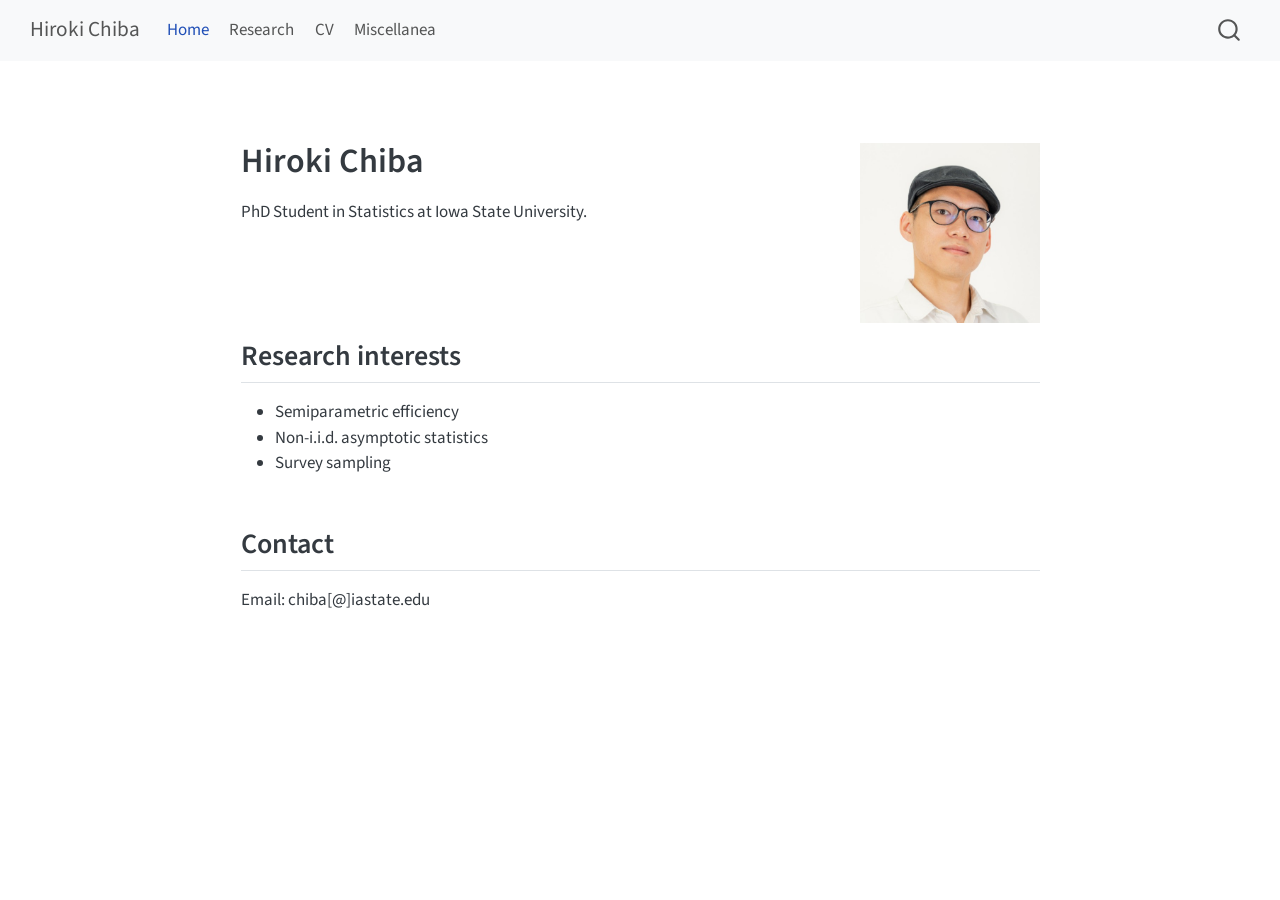
<file: docs/index.html>
<!DOCTYPE html>
<html xmlns="http://www.w3.org/1999/xhtml" lang="en" xml:lang="en"><head>

<meta charset="utf-8">
<meta name="generator" content="quarto-1.9.38">

<meta name="viewport" content="width=device-width, initial-scale=1.0, user-scalable=yes">


<title>Hiroki Chiba</title>
<style>
/* Default styles provided by pandoc.
** See https://pandoc.org/MANUAL.html#variables-for-html for config info.
*/
code{white-space: pre-wrap;}
span.smallcaps{font-variant: small-caps;}
div.columns{display: flex; gap: min(4vw, 1.5em);}
div.column{flex: auto; overflow-x: auto;}
div.hanging-indent{margin-left: 1.5em; text-indent: -1.5em;}
ul.task-list{list-style: none;}
ul.task-list li input[type="checkbox"] {
  width: 0.8em;
  margin: 0 0.8em 0.2em -1em; /* quarto-specific, see https://github.com/quarto-dev/quarto-cli/issues/4556 */ 
  vertical-align: middle;
}
</style>


<script src="site_libs/quarto-nav/quarto-nav.js"></script>
<script src="site_libs/quarto-nav/headroom.min.js"></script>
<script src="site_libs/clipboard/clipboard.min.js"></script>
<script src="site_libs/quarto-search/autocomplete.umd.js"></script>
<script src="site_libs/quarto-search/fuse.min.js"></script>
<script src="site_libs/quarto-search/quarto-search.js"></script>
<meta name="quarto:offset" content="./">
<script src="site_libs/quarto-html/quarto.js" type="module"></script>
<script src="site_libs/quarto-html/tabsets/tabsets.js" type="module"></script>
<script src="site_libs/quarto-html/popper.min.js"></script>
<script src="site_libs/quarto-html/tippy.umd.min.js"></script>
<link href="site_libs/quarto-html/tippy.css" rel="stylesheet">
<link href="site_libs/quarto-html/quarto-syntax-highlighting-15634bcf2e68342d4ad2dfa704d543f6.css" rel="stylesheet" id="quarto-text-highlighting-styles">
<script src="site_libs/bootstrap/bootstrap.min.js"></script>
<link href="site_libs/bootstrap/bootstrap-icons.css" rel="stylesheet">
<link href="site_libs/bootstrap/bootstrap-a0f9fd0d421825b736dc1bbcbcba2219.min.css" rel="stylesheet" append-hash="true" id="quarto-bootstrap" data-mode="light">
<script id="quarto-search-options" type="application/json">{
  "location": "navbar",
  "copy-button": false,
  "collapse-after": 3,
  "panel-placement": "end",
  "type": "overlay",
  "limit": 50,
  "keyboard-shortcut": [
    "f",
    "/",
    "s"
  ],
  "show-item-context": false,
  "language": {
    "search-no-results-text": "No results",
    "search-matching-documents-text": "matching documents",
    "search-copy-link-title": "Copy link to search",
    "search-hide-matches-text": "Hide additional matches",
    "search-more-match-text": "more match in this document",
    "search-more-matches-text": "more matches in this document",
    "search-clear-button-title": "Clear",
    "search-text-placeholder": "",
    "search-detached-cancel-button-title": "Cancel",
    "search-submit-button-title": "Submit",
    "search-label": "Search"
  }
}</script>
<script async="" src="https://www.googletagmanager.com/gtag/js?id=G-82H90GCWX5"></script>

<script type="text/javascript">

window.dataLayer = window.dataLayer || [];
function gtag(){dataLayer.push(arguments);}
gtag('js', new Date());
gtag('config', 'G-82H90GCWX5', { 'anonymize_ip': true});
</script>


<link rel="stylesheet" href="styles.css">
</head>

<body class="nav-fixed fullcontent quarto-light">

<div id="quarto-search-results"></div>
  <header id="quarto-header" class="headroom fixed-top">
    <nav class="navbar navbar-expand-lg " data-bs-theme="dark">
      <div class="navbar-container container-fluid">
      <div class="navbar-brand-container mx-auto">
    <a class="navbar-brand" href="./index.html">
    <span class="navbar-title">Hiroki Chiba</span>
    </a>
  </div>
            <div id="quarto-search" class="" title="Search"></div>
          <button class="navbar-toggler" type="button" data-bs-toggle="collapse" data-bs-target="#navbarCollapse" aria-controls="navbarCollapse" role="menu" aria-expanded="false" aria-label="Toggle navigation" onclick="if (window.quartoToggleHeadroom) { window.quartoToggleHeadroom(); }">
  <span class="navbar-toggler-icon"></span>
</button>
          <div class="collapse navbar-collapse" id="navbarCollapse">
            <ul class="navbar-nav navbar-nav-scroll me-auto">
  <li class="nav-item">
    <a class="nav-link active" href="./index.html" aria-current="page"> 
<span class="menu-text">Home</span></a>
  </li>  
  <li class="nav-item">
    <a class="nav-link" href="./research.html"> 
<span class="menu-text">Research</span></a>
  </li>  
  <li class="nav-item">
    <a class="nav-link" href="./cv.html"> 
<span class="menu-text">CV</span></a>
  </li>  
  <li class="nav-item">
    <a class="nav-link" href="./miscellanea.html"> 
<span class="menu-text">Miscellanea</span></a>
  </li>  
</ul>
          </div> <!-- /navcollapse -->
            <div class="quarto-navbar-tools">
</div>
      </div> <!-- /container-fluid -->
    </nav>
</header>
<!-- content -->
<div id="quarto-content" class="quarto-container page-columns page-rows-contents page-layout-article page-navbar">
<!-- sidebar -->
<!-- margin-sidebar -->
    
<!-- main -->
<main class="content page-columns page-full" id="quarto-document-content">




<div class="quarto-about-solana column-body">
  <div class="about-entity">
    <div class="entity-contents">
      <header id="title-block-header" class="quarto-title-block default">
<div class="quarto-title">
<h1 class="title">Hiroki Chiba</h1>
</div>
<div class="quarto-title-meta">
  </div>
</header> 
      <div class="about-contents"><div id="profile">
<p>PhD Student in Statistics at Iowa State University.</p>
</div></div>
    </div>
    <img src="images/profile.jpg" alt="Portrait of Hiroki Chiba" class="about-image
  rectangle " style="width: 180px;">
  </div>
</div>

<section id="research-interests" class="level2">
<h2 data-anchor-id="research-interests">Research interests</h2>
<ul>
<li>Semiparametric efficiency</li>
<li>Non-i.i.d. asymptotic statistics</li>
<li>Survey sampling</li>
</ul>
</section>
<section id="contact" class="level2">
<h2 data-anchor-id="contact">Contact</h2>
<p>Email: chiba[@]iastate.edu</p>



</section>

</main> <!-- /main -->
<script id="quarto-html-after-body" type="application/javascript">
  window.document.addEventListener("DOMContentLoaded", function (event) {
    const isCodeAnnotation = (el) => {
      for (const clz of el.classList) {
        if (clz.startsWith('code-annotation-')) {                     
          return true;
        }
      }
      return false;
    }
    const onCopySuccess = function(e) {
      // button target
      const button = e.trigger;
      // don't keep focus
      button.blur();
      // flash "checked"
      button.classList.add('code-copy-button-checked');
      var currentTitle = button.getAttribute("title");
      button.setAttribute("title", "Copied!");
      let tooltip;
      if (window.bootstrap) {
        button.setAttribute("data-bs-toggle", "tooltip");
        button.setAttribute("data-bs-placement", "left");
        button.setAttribute("data-bs-title", "Copied!");
        tooltip = new bootstrap.Tooltip(button, 
          { trigger: "manual", 
            customClass: "code-copy-button-tooltip",
            offset: [0, -8]});
        tooltip.show();    
      }
      setTimeout(function() {
        if (tooltip) {
          tooltip.hide();
          button.removeAttribute("data-bs-title");
          button.removeAttribute("data-bs-toggle");
          button.removeAttribute("data-bs-placement");
        }
        button.setAttribute("title", currentTitle);
        button.classList.remove('code-copy-button-checked');
      }, 1000);
      // clear code selection
      e.clearSelection();
    }
    const getTextToCopy = function(trigger) {
      const outerScaffold = trigger.parentElement.cloneNode(true);
      const codeEl = outerScaffold.querySelector('code');
      for (const childEl of codeEl.children) {
        if (isCodeAnnotation(childEl)) {
          childEl.remove();
        }
      }
      return codeEl.innerText;
    }
    const clipboard = new window.ClipboardJS('.code-copy-button:not([data-in-quarto-modal])', {
      text: getTextToCopy
    });
    clipboard.on('success', onCopySuccess);
    if (window.document.getElementById('quarto-embedded-source-code-modal')) {
      const clipboardModal = new window.ClipboardJS('.code-copy-button[data-in-quarto-modal]', {
        text: getTextToCopy,
        container: window.document.getElementById('quarto-embedded-source-code-modal')
      });
      clipboardModal.on('success', onCopySuccess);
    }
      var localhostRegex = new RegExp(/^(?:http|https):\/\/localhost\:?[0-9]*\//);
      var mailtoRegex = new RegExp(/^mailto:/);
        var filterRegex = new RegExp('/' + window.location.host + '/');
      var isInternal = (href) => {
          return filterRegex.test(href) || localhostRegex.test(href) || mailtoRegex.test(href);
      }
      // Inspect non-navigation links and adorn them if external
     var links = window.document.querySelectorAll('a[href]:not(.nav-link):not(.navbar-brand):not(.toc-action):not(.sidebar-link):not(.sidebar-item-toggle):not(.pagination-link):not(.no-external):not([aria-hidden]):not(.dropdown-item):not(.quarto-navigation-tool):not(.about-link)');
      for (var i=0; i<links.length; i++) {
        const link = links[i];
        if (!isInternal(link.href)) {
          // undo the damage that might have been done by quarto-nav.js in the case of
          // links that we want to consider external
          if (link.dataset.originalHref !== undefined) {
            link.href = link.dataset.originalHref;
          }
        }
      }
    function tippyHover(el, contentFn, onTriggerFn, onUntriggerFn) {
      const config = {
        allowHTML: true,
        maxWidth: 500,
        delay: 100,
        arrow: false,
        appendTo: function(el) {
            return el.parentElement;
        },
        interactive: true,
        interactiveBorder: 10,
        theme: 'quarto',
        placement: 'bottom-start',
      };
      if (contentFn) {
        config.content = contentFn;
      }
      if (onTriggerFn) {
        config.onTrigger = onTriggerFn;
      }
      if (onUntriggerFn) {
        config.onUntrigger = onUntriggerFn;
      }
      window.tippy(el, config); 
    }
    const noterefs = window.document.querySelectorAll('a[role="doc-noteref"]');
    for (var i=0; i<noterefs.length; i++) {
      const ref = noterefs[i];
      tippyHover(ref, function() {
        // use id or data attribute instead here
        let href = ref.getAttribute('data-footnote-href') || ref.getAttribute('href');
        try { href = new URL(href).hash; } catch {}
        const id = href.replace(/^#\/?/, "");
        const note = window.document.getElementById(id);
        if (note) {
          return note.innerHTML;
        } else {
          return "";
        }
      });
    }
    const xrefs = window.document.querySelectorAll('a.quarto-xref');
    const processXRef = (id, note) => {
      // Strip column container classes
      const stripColumnClz = (el) => {
        el.classList.remove("page-full", "page-columns");
        if (el.children) {
          for (const child of el.children) {
            stripColumnClz(child);
          }
        }
      }
      stripColumnClz(note)
      if (id === null || id.startsWith('sec-')) {
        // Special case sections, only their first couple elements
        const container = document.createElement("div");
        if (note.children && note.children.length > 2) {
          container.appendChild(note.children[0].cloneNode(true));
          for (let i = 1; i < note.children.length; i++) {
            const child = note.children[i];
            if (child.tagName === "P" && child.innerText === "") {
              continue;
            } else {
              container.appendChild(child.cloneNode(true));
              break;
            }
          }
          if (window.Quarto?.typesetMath) {
            window.Quarto.typesetMath(container);
          }
          return container.innerHTML
        } else {
          if (window.Quarto?.typesetMath) {
            window.Quarto.typesetMath(note);
          }
          return note.innerHTML;
        }
      } else {
        // Remove any anchor links if they are present
        const anchorLink = note.querySelector('a.anchorjs-link');
        if (anchorLink) {
          anchorLink.remove();
        }
        if (window.Quarto?.typesetMath) {
          window.Quarto.typesetMath(note);
        }
        if (note.classList.contains("callout")) {
          return note.outerHTML;
        } else {
          return note.innerHTML;
        }
      }
    }
    for (var i=0; i<xrefs.length; i++) {
      const xref = xrefs[i];
      tippyHover(xref, undefined, function(instance) {
        instance.disable();
        let url = xref.getAttribute('href');
        let hash = undefined; 
        if (url.startsWith('#')) {
          hash = url;
        } else {
          try { hash = new URL(url).hash; } catch {}
        }
        if (hash) {
          const id = hash.replace(/^#\/?/, "");
          const note = window.document.getElementById(id);
          if (note !== null) {
            try {
              const html = processXRef(id, note.cloneNode(true));
              instance.setContent(html);
            } finally {
              instance.enable();
              instance.show();
            }
          } else {
            // See if we can fetch this
            fetch(url.split('#')[0])
            .then(res => res.text())
            .then(html => {
              const parser = new DOMParser();
              const htmlDoc = parser.parseFromString(html, "text/html");
              const note = htmlDoc.getElementById(id);
              if (note !== null) {
                const html = processXRef(id, note);
                instance.setContent(html);
              } 
            }).finally(() => {
              instance.enable();
              instance.show();
            });
          }
        } else {
          // See if we can fetch a full url (with no hash to target)
          // This is a special case and we should probably do some content thinning / targeting
          fetch(url)
          .then(res => res.text())
          .then(html => {
            const parser = new DOMParser();
            const htmlDoc = parser.parseFromString(html, "text/html");
            const note = htmlDoc.querySelector('main.content');
            if (note !== null) {
              // This should only happen for chapter cross references
              // (since there is no id in the URL)
              // remove the first header
              if (note.children.length > 0 && note.children[0].tagName === "HEADER") {
                note.children[0].remove();
              }
              const html = processXRef(null, note);
              instance.setContent(html);
            } 
          }).finally(() => {
            instance.enable();
            instance.show();
          });
        }
      }, function(instance) {
      });
    }
        let selectedAnnoteEl;
        const selectorForAnnotation = ( cell, annotation) => {
          let cellAttr = 'data-code-cell="' + cell + '"';
          let lineAttr = 'data-code-annotation="' +  annotation + '"';
          const selector = 'span[' + cellAttr + '][' + lineAttr + ']';
          return selector;
        }
        const selectCodeLines = (annoteEl) => {
          const doc = window.document;
          const targetCell = annoteEl.getAttribute("data-target-cell");
          const targetAnnotation = annoteEl.getAttribute("data-target-annotation");
          const annoteSpan = window.document.querySelector(selectorForAnnotation(targetCell, targetAnnotation));
          const lines = annoteSpan.getAttribute("data-code-lines").split(",");
          const lineIds = lines.map((line) => {
            return targetCell + "-" + line;
          })
          let top = null;
          let height = null;
          let parent = null;
          if (lineIds.length > 0) {
              //compute the position of the single el (top and bottom and make a div)
              const el = window.document.getElementById(lineIds[0]);
              top = el.offsetTop;
              height = el.offsetHeight;
              parent = el.parentElement.parentElement;
            if (lineIds.length > 1) {
              const lastEl = window.document.getElementById(lineIds[lineIds.length - 1]);
              const bottom = lastEl.offsetTop + lastEl.offsetHeight;
              height = bottom - top;
            }
            if (top !== null && height !== null && parent !== null) {
              // cook up a div (if necessary) and position it 
              let div = window.document.getElementById("code-annotation-line-highlight");
              if (div === null) {
                div = window.document.createElement("div");
                div.setAttribute("id", "code-annotation-line-highlight");
                div.style.position = 'absolute';
                parent.appendChild(div);
              }
              div.style.top = top - 2 + "px";
              div.style.height = height + 4 + "px";
              div.style.left = 0;
              let gutterDiv = window.document.getElementById("code-annotation-line-highlight-gutter");
              if (gutterDiv === null) {
                gutterDiv = window.document.createElement("div");
                gutterDiv.setAttribute("id", "code-annotation-line-highlight-gutter");
                gutterDiv.style.position = 'absolute';
                const codeCell = window.document.getElementById(targetCell);
                const gutter = codeCell.querySelector('.code-annotation-gutter');
                gutter.appendChild(gutterDiv);
              }
              gutterDiv.style.top = top - 2 + "px";
              gutterDiv.style.height = height + 4 + "px";
            }
            selectedAnnoteEl = annoteEl;
          }
        };
        const unselectCodeLines = () => {
          const elementsIds = ["code-annotation-line-highlight", "code-annotation-line-highlight-gutter"];
          elementsIds.forEach((elId) => {
            const div = window.document.getElementById(elId);
            if (div) {
              div.remove();
            }
          });
          selectedAnnoteEl = undefined;
        };
          // Handle positioning of the toggle
      window.addEventListener(
        "resize",
        throttle(() => {
          elRect = undefined;
          if (selectedAnnoteEl) {
            selectCodeLines(selectedAnnoteEl);
          }
        }, 10)
      );
      function throttle(fn, ms) {
      let throttle = false;
      let timer;
        return (...args) => {
          if(!throttle) { // first call gets through
              fn.apply(this, args);
              throttle = true;
          } else { // all the others get throttled
              if(timer) clearTimeout(timer); // cancel #2
              timer = setTimeout(() => {
                fn.apply(this, args);
                timer = throttle = false;
              }, ms);
          }
        };
      }
        // Attach click handler to the DT
        const annoteDls = window.document.querySelectorAll('dt[data-target-cell]');
        for (const annoteDlNode of annoteDls) {
          annoteDlNode.addEventListener('click', (event) => {
            const clickedEl = event.target;
            if (clickedEl !== selectedAnnoteEl) {
              unselectCodeLines();
              const activeEl = window.document.querySelector('dt[data-target-cell].code-annotation-active');
              if (activeEl) {
                activeEl.classList.remove('code-annotation-active');
              }
              selectCodeLines(clickedEl);
              clickedEl.classList.add('code-annotation-active');
            } else {
              // Unselect the line
              unselectCodeLines();
              clickedEl.classList.remove('code-annotation-active');
            }
          });
        }
    const findCites = (el) => {
      const parentEl = el.parentElement;
      if (parentEl) {
        const cites = parentEl.dataset.cites;
        if (cites) {
          return {
            el,
            cites: cites.split(' ')
          };
        } else {
          return findCites(el.parentElement)
        }
      } else {
        return undefined;
      }
    };
    var bibliorefs = window.document.querySelectorAll('a[role="doc-biblioref"]');
    for (var i=0; i<bibliorefs.length; i++) {
      const ref = bibliorefs[i];
      const citeInfo = findCites(ref);
      if (citeInfo) {
        tippyHover(citeInfo.el, function() {
          var popup = window.document.createElement('div');
          citeInfo.cites.forEach(function(cite) {
            var citeDiv = window.document.createElement('div');
            citeDiv.classList.add('hanging-indent');
            citeDiv.classList.add('csl-entry');
            var biblioDiv = window.document.getElementById('ref-' + cite);
            if (biblioDiv) {
              citeDiv.innerHTML = biblioDiv.innerHTML;
            }
            popup.appendChild(citeDiv);
          });
          return popup.innerHTML;
        });
      }
    }
  });
  </script>
</div> <!-- /content -->




</body></html>
</file>
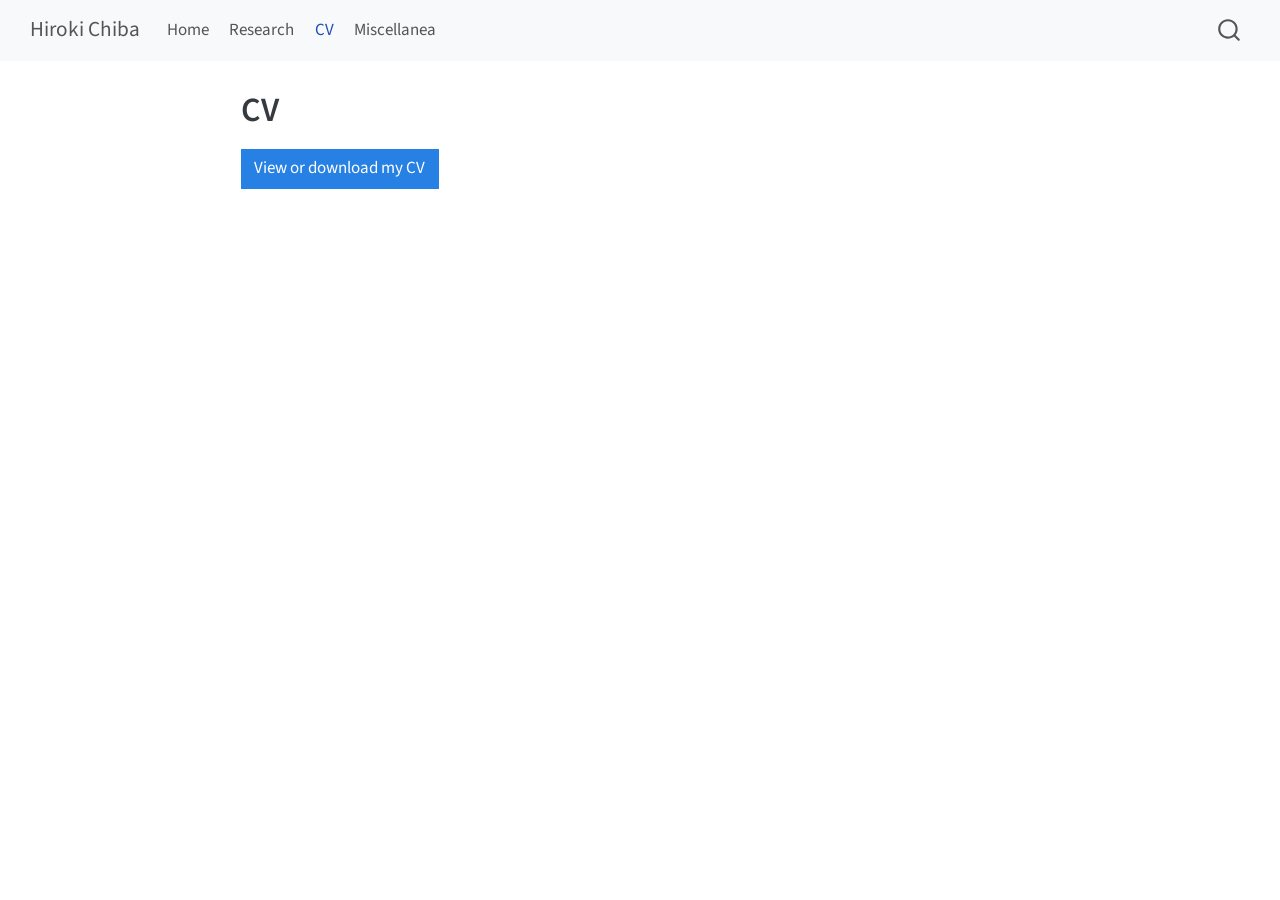
<file: docs/cv.html>
<!DOCTYPE html>
<html xmlns="http://www.w3.org/1999/xhtml" lang="en" xml:lang="en"><head>

<meta charset="utf-8">
<meta name="generator" content="quarto-1.9.38">

<meta name="viewport" content="width=device-width, initial-scale=1.0, user-scalable=yes">


<title>CV – Hiroki Chiba</title>
<style>
/* Default styles provided by pandoc.
** See https://pandoc.org/MANUAL.html#variables-for-html for config info.
*/
code{white-space: pre-wrap;}
span.smallcaps{font-variant: small-caps;}
div.columns{display: flex; gap: min(4vw, 1.5em);}
div.column{flex: auto; overflow-x: auto;}
div.hanging-indent{margin-left: 1.5em; text-indent: -1.5em;}
ul.task-list{list-style: none;}
ul.task-list li input[type="checkbox"] {
  width: 0.8em;
  margin: 0 0.8em 0.2em -1em; /* quarto-specific, see https://github.com/quarto-dev/quarto-cli/issues/4556 */ 
  vertical-align: middle;
}
</style>


<script src="site_libs/quarto-nav/quarto-nav.js"></script>
<script src="site_libs/quarto-nav/headroom.min.js"></script>
<script src="site_libs/clipboard/clipboard.min.js"></script>
<script src="site_libs/quarto-search/autocomplete.umd.js"></script>
<script src="site_libs/quarto-search/fuse.min.js"></script>
<script src="site_libs/quarto-search/quarto-search.js"></script>
<meta name="quarto:offset" content="./">
<script src="site_libs/quarto-html/quarto.js" type="module"></script>
<script src="site_libs/quarto-html/tabsets/tabsets.js" type="module"></script>
<script src="site_libs/quarto-html/popper.min.js"></script>
<script src="site_libs/quarto-html/tippy.umd.min.js"></script>
<script src="site_libs/quarto-html/anchor.min.js"></script>
<link href="site_libs/quarto-html/tippy.css" rel="stylesheet">
<link href="site_libs/quarto-html/quarto-syntax-highlighting-15634bcf2e68342d4ad2dfa704d543f6.css" rel="stylesheet" id="quarto-text-highlighting-styles">
<script src="site_libs/bootstrap/bootstrap.min.js"></script>
<link href="site_libs/bootstrap/bootstrap-icons.css" rel="stylesheet">
<link href="site_libs/bootstrap/bootstrap-a0f9fd0d421825b736dc1bbcbcba2219.min.css" rel="stylesheet" append-hash="true" id="quarto-bootstrap" data-mode="light">
<script id="quarto-search-options" type="application/json">{
  "location": "navbar",
  "copy-button": false,
  "collapse-after": 3,
  "panel-placement": "end",
  "type": "overlay",
  "limit": 50,
  "keyboard-shortcut": [
    "f",
    "/",
    "s"
  ],
  "show-item-context": false,
  "language": {
    "search-no-results-text": "No results",
    "search-matching-documents-text": "matching documents",
    "search-copy-link-title": "Copy link to search",
    "search-hide-matches-text": "Hide additional matches",
    "search-more-match-text": "more match in this document",
    "search-more-matches-text": "more matches in this document",
    "search-clear-button-title": "Clear",
    "search-text-placeholder": "",
    "search-detached-cancel-button-title": "Cancel",
    "search-submit-button-title": "Submit",
    "search-label": "Search"
  }
}</script>
<script async="" src="https://www.googletagmanager.com/gtag/js?id=G-82H90GCWX5"></script>

<script type="text/javascript">

window.dataLayer = window.dataLayer || [];
function gtag(){dataLayer.push(arguments);}
gtag('js', new Date());
gtag('config', 'G-82H90GCWX5', { 'anonymize_ip': true});
</script>


<link rel="stylesheet" href="styles.css">
</head>

<body class="nav-fixed fullcontent quarto-light">

<div id="quarto-search-results"></div>
  <header id="quarto-header" class="headroom fixed-top">
    <nav class="navbar navbar-expand-lg " data-bs-theme="dark">
      <div class="navbar-container container-fluid">
      <div class="navbar-brand-container mx-auto">
    <a class="navbar-brand" href="./index.html">
    <span class="navbar-title">Hiroki Chiba</span>
    </a>
  </div>
            <div id="quarto-search" class="" title="Search"></div>
          <button class="navbar-toggler" type="button" data-bs-toggle="collapse" data-bs-target="#navbarCollapse" aria-controls="navbarCollapse" role="menu" aria-expanded="false" aria-label="Toggle navigation" onclick="if (window.quartoToggleHeadroom) { window.quartoToggleHeadroom(); }">
  <span class="navbar-toggler-icon"></span>
</button>
          <div class="collapse navbar-collapse" id="navbarCollapse">
            <ul class="navbar-nav navbar-nav-scroll me-auto">
  <li class="nav-item">
    <a class="nav-link" href="./index.html"> 
<span class="menu-text">Home</span></a>
  </li>  
  <li class="nav-item">
    <a class="nav-link" href="./research.html"> 
<span class="menu-text">Research</span></a>
  </li>  
  <li class="nav-item">
    <a class="nav-link active" href="./cv.html" aria-current="page"> 
<span class="menu-text">CV</span></a>
  </li>  
  <li class="nav-item">
    <a class="nav-link" href="./miscellanea.html"> 
<span class="menu-text">Miscellanea</span></a>
  </li>  
</ul>
          </div> <!-- /navcollapse -->
            <div class="quarto-navbar-tools">
</div>
      </div> <!-- /container-fluid -->
    </nav>
</header>
<!-- content -->
<div id="quarto-content" class="quarto-container page-columns page-rows-contents page-layout-article page-navbar">
<!-- sidebar -->
<!-- margin-sidebar -->
    
<!-- main -->
<main class="content" id="quarto-document-content">

<header id="title-block-header" class="quarto-title-block default">
<div class="quarto-title">
<h1 class="title">CV</h1>
</div>



<div class="quarto-title-meta">

    
  
    
  </div>
  


</header>


<p><a href="CV_Hiroki_Chiba_HP.pdf" class="btn btn-primary">View or download my CV</a></p>



</main> <!-- /main -->
<script id="quarto-html-after-body" type="application/javascript">
  window.document.addEventListener("DOMContentLoaded", function (event) {
    const icon = "";
    const anchorJS = new window.AnchorJS();
    anchorJS.options = {
      placement: 'right',
      icon: icon
    };
    anchorJS.add('.anchored');
    const isCodeAnnotation = (el) => {
      for (const clz of el.classList) {
        if (clz.startsWith('code-annotation-')) {                     
          return true;
        }
      }
      return false;
    }
    const onCopySuccess = function(e) {
      // button target
      const button = e.trigger;
      // don't keep focus
      button.blur();
      // flash "checked"
      button.classList.add('code-copy-button-checked');
      var currentTitle = button.getAttribute("title");
      button.setAttribute("title", "Copied!");
      let tooltip;
      if (window.bootstrap) {
        button.setAttribute("data-bs-toggle", "tooltip");
        button.setAttribute("data-bs-placement", "left");
        button.setAttribute("data-bs-title", "Copied!");
        tooltip = new bootstrap.Tooltip(button, 
          { trigger: "manual", 
            customClass: "code-copy-button-tooltip",
            offset: [0, -8]});
        tooltip.show();    
      }
      setTimeout(function() {
        if (tooltip) {
          tooltip.hide();
          button.removeAttribute("data-bs-title");
          button.removeAttribute("data-bs-toggle");
          button.removeAttribute("data-bs-placement");
        }
        button.setAttribute("title", currentTitle);
        button.classList.remove('code-copy-button-checked');
      }, 1000);
      // clear code selection
      e.clearSelection();
    }
    const getTextToCopy = function(trigger) {
      const outerScaffold = trigger.parentElement.cloneNode(true);
      const codeEl = outerScaffold.querySelector('code');
      for (const childEl of codeEl.children) {
        if (isCodeAnnotation(childEl)) {
          childEl.remove();
        }
      }
      return codeEl.innerText;
    }
    const clipboard = new window.ClipboardJS('.code-copy-button:not([data-in-quarto-modal])', {
      text: getTextToCopy
    });
    clipboard.on('success', onCopySuccess);
    if (window.document.getElementById('quarto-embedded-source-code-modal')) {
      const clipboardModal = new window.ClipboardJS('.code-copy-button[data-in-quarto-modal]', {
        text: getTextToCopy,
        container: window.document.getElementById('quarto-embedded-source-code-modal')
      });
      clipboardModal.on('success', onCopySuccess);
    }
      var localhostRegex = new RegExp(/^(?:http|https):\/\/localhost\:?[0-9]*\//);
      var mailtoRegex = new RegExp(/^mailto:/);
        var filterRegex = new RegExp('/' + window.location.host + '/');
      var isInternal = (href) => {
          return filterRegex.test(href) || localhostRegex.test(href) || mailtoRegex.test(href);
      }
      // Inspect non-navigation links and adorn them if external
     var links = window.document.querySelectorAll('a[href]:not(.nav-link):not(.navbar-brand):not(.toc-action):not(.sidebar-link):not(.sidebar-item-toggle):not(.pagination-link):not(.no-external):not([aria-hidden]):not(.dropdown-item):not(.quarto-navigation-tool):not(.about-link)');
      for (var i=0; i<links.length; i++) {
        const link = links[i];
        if (!isInternal(link.href)) {
          // undo the damage that might have been done by quarto-nav.js in the case of
          // links that we want to consider external
          if (link.dataset.originalHref !== undefined) {
            link.href = link.dataset.originalHref;
          }
        }
      }
    function tippyHover(el, contentFn, onTriggerFn, onUntriggerFn) {
      const config = {
        allowHTML: true,
        maxWidth: 500,
        delay: 100,
        arrow: false,
        appendTo: function(el) {
            return el.parentElement;
        },
        interactive: true,
        interactiveBorder: 10,
        theme: 'quarto',
        placement: 'bottom-start',
      };
      if (contentFn) {
        config.content = contentFn;
      }
      if (onTriggerFn) {
        config.onTrigger = onTriggerFn;
      }
      if (onUntriggerFn) {
        config.onUntrigger = onUntriggerFn;
      }
      window.tippy(el, config); 
    }
    const noterefs = window.document.querySelectorAll('a[role="doc-noteref"]');
    for (var i=0; i<noterefs.length; i++) {
      const ref = noterefs[i];
      tippyHover(ref, function() {
        // use id or data attribute instead here
        let href = ref.getAttribute('data-footnote-href') || ref.getAttribute('href');
        try { href = new URL(href).hash; } catch {}
        const id = href.replace(/^#\/?/, "");
        const note = window.document.getElementById(id);
        if (note) {
          return note.innerHTML;
        } else {
          return "";
        }
      });
    }
    const xrefs = window.document.querySelectorAll('a.quarto-xref');
    const processXRef = (id, note) => {
      // Strip column container classes
      const stripColumnClz = (el) => {
        el.classList.remove("page-full", "page-columns");
        if (el.children) {
          for (const child of el.children) {
            stripColumnClz(child);
          }
        }
      }
      stripColumnClz(note)
      if (id === null || id.startsWith('sec-')) {
        // Special case sections, only their first couple elements
        const container = document.createElement("div");
        if (note.children && note.children.length > 2) {
          container.appendChild(note.children[0].cloneNode(true));
          for (let i = 1; i < note.children.length; i++) {
            const child = note.children[i];
            if (child.tagName === "P" && child.innerText === "") {
              continue;
            } else {
              container.appendChild(child.cloneNode(true));
              break;
            }
          }
          if (window.Quarto?.typesetMath) {
            window.Quarto.typesetMath(container);
          }
          return container.innerHTML
        } else {
          if (window.Quarto?.typesetMath) {
            window.Quarto.typesetMath(note);
          }
          return note.innerHTML;
        }
      } else {
        // Remove any anchor links if they are present
        const anchorLink = note.querySelector('a.anchorjs-link');
        if (anchorLink) {
          anchorLink.remove();
        }
        if (window.Quarto?.typesetMath) {
          window.Quarto.typesetMath(note);
        }
        if (note.classList.contains("callout")) {
          return note.outerHTML;
        } else {
          return note.innerHTML;
        }
      }
    }
    for (var i=0; i<xrefs.length; i++) {
      const xref = xrefs[i];
      tippyHover(xref, undefined, function(instance) {
        instance.disable();
        let url = xref.getAttribute('href');
        let hash = undefined; 
        if (url.startsWith('#')) {
          hash = url;
        } else {
          try { hash = new URL(url).hash; } catch {}
        }
        if (hash) {
          const id = hash.replace(/^#\/?/, "");
          const note = window.document.getElementById(id);
          if (note !== null) {
            try {
              const html = processXRef(id, note.cloneNode(true));
              instance.setContent(html);
            } finally {
              instance.enable();
              instance.show();
            }
          } else {
            // See if we can fetch this
            fetch(url.split('#')[0])
            .then(res => res.text())
            .then(html => {
              const parser = new DOMParser();
              const htmlDoc = parser.parseFromString(html, "text/html");
              const note = htmlDoc.getElementById(id);
              if (note !== null) {
                const html = processXRef(id, note);
                instance.setContent(html);
              } 
            }).finally(() => {
              instance.enable();
              instance.show();
            });
          }
        } else {
          // See if we can fetch a full url (with no hash to target)
          // This is a special case and we should probably do some content thinning / targeting
          fetch(url)
          .then(res => res.text())
          .then(html => {
            const parser = new DOMParser();
            const htmlDoc = parser.parseFromString(html, "text/html");
            const note = htmlDoc.querySelector('main.content');
            if (note !== null) {
              // This should only happen for chapter cross references
              // (since there is no id in the URL)
              // remove the first header
              if (note.children.length > 0 && note.children[0].tagName === "HEADER") {
                note.children[0].remove();
              }
              const html = processXRef(null, note);
              instance.setContent(html);
            } 
          }).finally(() => {
            instance.enable();
            instance.show();
          });
        }
      }, function(instance) {
      });
    }
        let selectedAnnoteEl;
        const selectorForAnnotation = ( cell, annotation) => {
          let cellAttr = 'data-code-cell="' + cell + '"';
          let lineAttr = 'data-code-annotation="' +  annotation + '"';
          const selector = 'span[' + cellAttr + '][' + lineAttr + ']';
          return selector;
        }
        const selectCodeLines = (annoteEl) => {
          const doc = window.document;
          const targetCell = annoteEl.getAttribute("data-target-cell");
          const targetAnnotation = annoteEl.getAttribute("data-target-annotation");
          const annoteSpan = window.document.querySelector(selectorForAnnotation(targetCell, targetAnnotation));
          const lines = annoteSpan.getAttribute("data-code-lines").split(",");
          const lineIds = lines.map((line) => {
            return targetCell + "-" + line;
          })
          let top = null;
          let height = null;
          let parent = null;
          if (lineIds.length > 0) {
              //compute the position of the single el (top and bottom and make a div)
              const el = window.document.getElementById(lineIds[0]);
              top = el.offsetTop;
              height = el.offsetHeight;
              parent = el.parentElement.parentElement;
            if (lineIds.length > 1) {
              const lastEl = window.document.getElementById(lineIds[lineIds.length - 1]);
              const bottom = lastEl.offsetTop + lastEl.offsetHeight;
              height = bottom - top;
            }
            if (top !== null && height !== null && parent !== null) {
              // cook up a div (if necessary) and position it 
              let div = window.document.getElementById("code-annotation-line-highlight");
              if (div === null) {
                div = window.document.createElement("div");
                div.setAttribute("id", "code-annotation-line-highlight");
                div.style.position = 'absolute';
                parent.appendChild(div);
              }
              div.style.top = top - 2 + "px";
              div.style.height = height + 4 + "px";
              div.style.left = 0;
              let gutterDiv = window.document.getElementById("code-annotation-line-highlight-gutter");
              if (gutterDiv === null) {
                gutterDiv = window.document.createElement("div");
                gutterDiv.setAttribute("id", "code-annotation-line-highlight-gutter");
                gutterDiv.style.position = 'absolute';
                const codeCell = window.document.getElementById(targetCell);
                const gutter = codeCell.querySelector('.code-annotation-gutter');
                gutter.appendChild(gutterDiv);
              }
              gutterDiv.style.top = top - 2 + "px";
              gutterDiv.style.height = height + 4 + "px";
            }
            selectedAnnoteEl = annoteEl;
          }
        };
        const unselectCodeLines = () => {
          const elementsIds = ["code-annotation-line-highlight", "code-annotation-line-highlight-gutter"];
          elementsIds.forEach((elId) => {
            const div = window.document.getElementById(elId);
            if (div) {
              div.remove();
            }
          });
          selectedAnnoteEl = undefined;
        };
          // Handle positioning of the toggle
      window.addEventListener(
        "resize",
        throttle(() => {
          elRect = undefined;
          if (selectedAnnoteEl) {
            selectCodeLines(selectedAnnoteEl);
          }
        }, 10)
      );
      function throttle(fn, ms) {
      let throttle = false;
      let timer;
        return (...args) => {
          if(!throttle) { // first call gets through
              fn.apply(this, args);
              throttle = true;
          } else { // all the others get throttled
              if(timer) clearTimeout(timer); // cancel #2
              timer = setTimeout(() => {
                fn.apply(this, args);
                timer = throttle = false;
              }, ms);
          }
        };
      }
        // Attach click handler to the DT
        const annoteDls = window.document.querySelectorAll('dt[data-target-cell]');
        for (const annoteDlNode of annoteDls) {
          annoteDlNode.addEventListener('click', (event) => {
            const clickedEl = event.target;
            if (clickedEl !== selectedAnnoteEl) {
              unselectCodeLines();
              const activeEl = window.document.querySelector('dt[data-target-cell].code-annotation-active');
              if (activeEl) {
                activeEl.classList.remove('code-annotation-active');
              }
              selectCodeLines(clickedEl);
              clickedEl.classList.add('code-annotation-active');
            } else {
              // Unselect the line
              unselectCodeLines();
              clickedEl.classList.remove('code-annotation-active');
            }
          });
        }
    const findCites = (el) => {
      const parentEl = el.parentElement;
      if (parentEl) {
        const cites = parentEl.dataset.cites;
        if (cites) {
          return {
            el,
            cites: cites.split(' ')
          };
        } else {
          return findCites(el.parentElement)
        }
      } else {
        return undefined;
      }
    };
    var bibliorefs = window.document.querySelectorAll('a[role="doc-biblioref"]');
    for (var i=0; i<bibliorefs.length; i++) {
      const ref = bibliorefs[i];
      const citeInfo = findCites(ref);
      if (citeInfo) {
        tippyHover(citeInfo.el, function() {
          var popup = window.document.createElement('div');
          citeInfo.cites.forEach(function(cite) {
            var citeDiv = window.document.createElement('div');
            citeDiv.classList.add('hanging-indent');
            citeDiv.classList.add('csl-entry');
            var biblioDiv = window.document.getElementById('ref-' + cite);
            if (biblioDiv) {
              citeDiv.innerHTML = biblioDiv.innerHTML;
            }
            popup.appendChild(citeDiv);
          });
          return popup.innerHTML;
        });
      }
    }
  });
  </script>
</div> <!-- /content -->




</body></html>
</file>
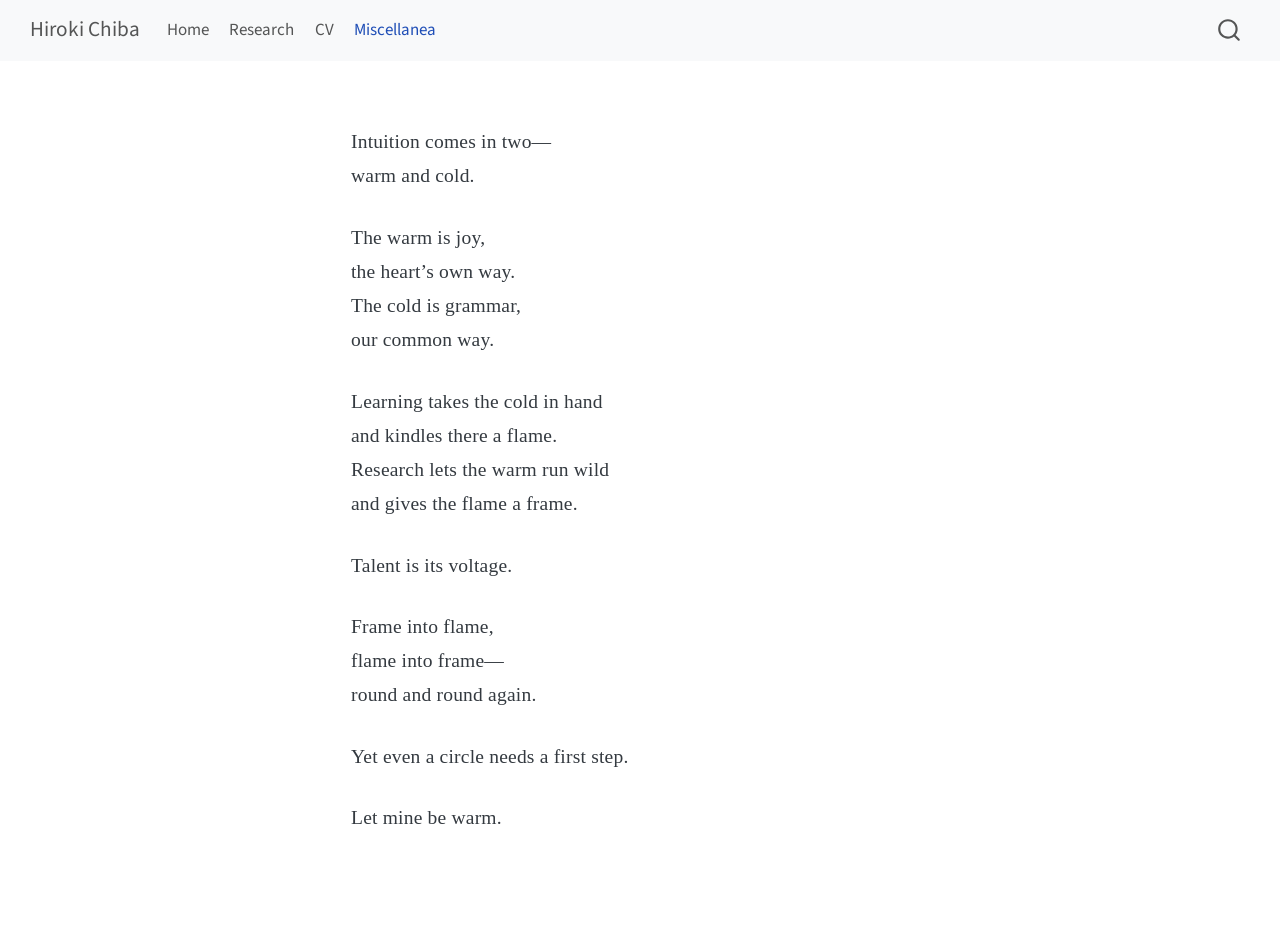
<file: docs/miscellanea.html>
<!DOCTYPE html>
<html xmlns="http://www.w3.org/1999/xhtml" lang="en" xml:lang="en"><head>

<meta charset="utf-8">
<meta name="generator" content="quarto-1.9.38">

<meta name="viewport" content="width=device-width, initial-scale=1.0, user-scalable=yes">


<title>miscellanea – Hiroki Chiba</title>
<style>
/* Default styles provided by pandoc.
** See https://pandoc.org/MANUAL.html#variables-for-html for config info.
*/
code{white-space: pre-wrap;}
span.smallcaps{font-variant: small-caps;}
div.columns{display: flex; gap: min(4vw, 1.5em);}
div.column{flex: auto; overflow-x: auto;}
div.hanging-indent{margin-left: 1.5em; text-indent: -1.5em;}
ul.task-list{list-style: none;}
ul.task-list li input[type="checkbox"] {
  width: 0.8em;
  margin: 0 0.8em 0.2em -1em; /* quarto-specific, see https://github.com/quarto-dev/quarto-cli/issues/4556 */ 
  vertical-align: middle;
}
</style>


<script src="site_libs/quarto-nav/quarto-nav.js"></script>
<script src="site_libs/quarto-nav/headroom.min.js"></script>
<script src="site_libs/clipboard/clipboard.min.js"></script>
<script src="site_libs/quarto-search/autocomplete.umd.js"></script>
<script src="site_libs/quarto-search/fuse.min.js"></script>
<script src="site_libs/quarto-search/quarto-search.js"></script>
<meta name="quarto:offset" content="./">
<script src="site_libs/quarto-html/quarto.js" type="module"></script>
<script src="site_libs/quarto-html/tabsets/tabsets.js" type="module"></script>
<script src="site_libs/quarto-html/popper.min.js"></script>
<script src="site_libs/quarto-html/tippy.umd.min.js"></script>
<script src="site_libs/quarto-html/anchor.min.js"></script>
<link href="site_libs/quarto-html/tippy.css" rel="stylesheet">
<link href="site_libs/quarto-html/quarto-syntax-highlighting-15634bcf2e68342d4ad2dfa704d543f6.css" rel="stylesheet" id="quarto-text-highlighting-styles">
<script src="site_libs/bootstrap/bootstrap.min.js"></script>
<link href="site_libs/bootstrap/bootstrap-icons.css" rel="stylesheet">
<link href="site_libs/bootstrap/bootstrap-a0f9fd0d421825b736dc1bbcbcba2219.min.css" rel="stylesheet" append-hash="true" id="quarto-bootstrap" data-mode="light">
<script id="quarto-search-options" type="application/json">{
  "location": "navbar",
  "copy-button": false,
  "collapse-after": 3,
  "panel-placement": "end",
  "type": "overlay",
  "limit": 50,
  "keyboard-shortcut": [
    "f",
    "/",
    "s"
  ],
  "show-item-context": false,
  "language": {
    "search-no-results-text": "No results",
    "search-matching-documents-text": "matching documents",
    "search-copy-link-title": "Copy link to search",
    "search-hide-matches-text": "Hide additional matches",
    "search-more-match-text": "more match in this document",
    "search-more-matches-text": "more matches in this document",
    "search-clear-button-title": "Clear",
    "search-text-placeholder": "",
    "search-detached-cancel-button-title": "Cancel",
    "search-submit-button-title": "Submit",
    "search-label": "Search"
  }
}</script>
<script async="" src="https://www.googletagmanager.com/gtag/js?id=G-82H90GCWX5"></script>

<script type="text/javascript">

window.dataLayer = window.dataLayer || [];
function gtag(){dataLayer.push(arguments);}
gtag('js', new Date());
gtag('config', 'G-82H90GCWX5', { 'anonymize_ip': true});
</script>


<link rel="stylesheet" href="styles.css">
</head>

<body class="nav-fixed fullcontent quarto-light">

<div id="quarto-search-results"></div>
  <header id="quarto-header" class="headroom fixed-top">
    <nav class="navbar navbar-expand-lg " data-bs-theme="dark">
      <div class="navbar-container container-fluid">
      <div class="navbar-brand-container mx-auto">
    <a class="navbar-brand" href="./index.html">
    <span class="navbar-title">Hiroki Chiba</span>
    </a>
  </div>
            <div id="quarto-search" class="" title="Search"></div>
          <button class="navbar-toggler" type="button" data-bs-toggle="collapse" data-bs-target="#navbarCollapse" aria-controls="navbarCollapse" role="menu" aria-expanded="false" aria-label="Toggle navigation" onclick="if (window.quartoToggleHeadroom) { window.quartoToggleHeadroom(); }">
  <span class="navbar-toggler-icon"></span>
</button>
          <div class="collapse navbar-collapse" id="navbarCollapse">
            <ul class="navbar-nav navbar-nav-scroll me-auto">
  <li class="nav-item">
    <a class="nav-link" href="./index.html"> 
<span class="menu-text">Home</span></a>
  </li>  
  <li class="nav-item">
    <a class="nav-link" href="./research.html"> 
<span class="menu-text">Research</span></a>
  </li>  
  <li class="nav-item">
    <a class="nav-link" href="./cv.html"> 
<span class="menu-text">CV</span></a>
  </li>  
  <li class="nav-item">
    <a class="nav-link active" href="./miscellanea.html" aria-current="page"> 
<span class="menu-text">Miscellanea</span></a>
  </li>  
</ul>
          </div> <!-- /navcollapse -->
            <div class="quarto-navbar-tools">
</div>
      </div> <!-- /container-fluid -->
    </nav>
</header>
<!-- content -->
<div id="quarto-content" class="quarto-container page-columns page-rows-contents page-layout-article page-navbar">
<!-- sidebar -->
<!-- margin-sidebar -->
    
<!-- main -->
<main class="content" id="quarto-document-content"><header id="title-block-header" class="quarto-title-block"></header>




<style>
.poem {
  max-width: 34rem;
  margin: 2rem auto 0 auto;
  font-family: Baskerville, "Palatino Linotype", "Book Antiqua", Palatino, Georgia, serif;
  font-size: 1.15rem;
  line-height: 1.75;
  letter-spacing: 0.01em;
}

.poem p {
  margin-bottom: 1.6rem;
}
</style>
<div class="poem">
<p>
Intuition comes in two—<br> warm and cold.
</p>
<p>
The warm is joy,<br> the heart’s own way.<br> The cold is grammar,<br> our common way.
</p>
<p>
Learning takes the cold in hand<br> and kindles there a flame.<br> Research lets the warm run wild<br> and gives the flame a frame.
</p>
<p>
Talent is its voltage.
</p>
<p>
Frame into flame,<br> flame into frame—<br> round and round again.
</p>
<p>
Yet even a circle needs a first step.
</p>
<p>
Let mine be warm.
</p>
</div>



</main> <!-- /main -->
<script id="quarto-html-after-body" type="application/javascript">
  window.document.addEventListener("DOMContentLoaded", function (event) {
    const icon = "";
    const anchorJS = new window.AnchorJS();
    anchorJS.options = {
      placement: 'right',
      icon: icon
    };
    anchorJS.add('.anchored');
    const isCodeAnnotation = (el) => {
      for (const clz of el.classList) {
        if (clz.startsWith('code-annotation-')) {                     
          return true;
        }
      }
      return false;
    }
    const onCopySuccess = function(e) {
      // button target
      const button = e.trigger;
      // don't keep focus
      button.blur();
      // flash "checked"
      button.classList.add('code-copy-button-checked');
      var currentTitle = button.getAttribute("title");
      button.setAttribute("title", "Copied!");
      let tooltip;
      if (window.bootstrap) {
        button.setAttribute("data-bs-toggle", "tooltip");
        button.setAttribute("data-bs-placement", "left");
        button.setAttribute("data-bs-title", "Copied!");
        tooltip = new bootstrap.Tooltip(button, 
          { trigger: "manual", 
            customClass: "code-copy-button-tooltip",
            offset: [0, -8]});
        tooltip.show();    
      }
      setTimeout(function() {
        if (tooltip) {
          tooltip.hide();
          button.removeAttribute("data-bs-title");
          button.removeAttribute("data-bs-toggle");
          button.removeAttribute("data-bs-placement");
        }
        button.setAttribute("title", currentTitle);
        button.classList.remove('code-copy-button-checked');
      }, 1000);
      // clear code selection
      e.clearSelection();
    }
    const getTextToCopy = function(trigger) {
      const outerScaffold = trigger.parentElement.cloneNode(true);
      const codeEl = outerScaffold.querySelector('code');
      for (const childEl of codeEl.children) {
        if (isCodeAnnotation(childEl)) {
          childEl.remove();
        }
      }
      return codeEl.innerText;
    }
    const clipboard = new window.ClipboardJS('.code-copy-button:not([data-in-quarto-modal])', {
      text: getTextToCopy
    });
    clipboard.on('success', onCopySuccess);
    if (window.document.getElementById('quarto-embedded-source-code-modal')) {
      const clipboardModal = new window.ClipboardJS('.code-copy-button[data-in-quarto-modal]', {
        text: getTextToCopy,
        container: window.document.getElementById('quarto-embedded-source-code-modal')
      });
      clipboardModal.on('success', onCopySuccess);
    }
      var localhostRegex = new RegExp(/^(?:http|https):\/\/localhost\:?[0-9]*\//);
      var mailtoRegex = new RegExp(/^mailto:/);
        var filterRegex = new RegExp('/' + window.location.host + '/');
      var isInternal = (href) => {
          return filterRegex.test(href) || localhostRegex.test(href) || mailtoRegex.test(href);
      }
      // Inspect non-navigation links and adorn them if external
     var links = window.document.querySelectorAll('a[href]:not(.nav-link):not(.navbar-brand):not(.toc-action):not(.sidebar-link):not(.sidebar-item-toggle):not(.pagination-link):not(.no-external):not([aria-hidden]):not(.dropdown-item):not(.quarto-navigation-tool):not(.about-link)');
      for (var i=0; i<links.length; i++) {
        const link = links[i];
        if (!isInternal(link.href)) {
          // undo the damage that might have been done by quarto-nav.js in the case of
          // links that we want to consider external
          if (link.dataset.originalHref !== undefined) {
            link.href = link.dataset.originalHref;
          }
        }
      }
    function tippyHover(el, contentFn, onTriggerFn, onUntriggerFn) {
      const config = {
        allowHTML: true,
        maxWidth: 500,
        delay: 100,
        arrow: false,
        appendTo: function(el) {
            return el.parentElement;
        },
        interactive: true,
        interactiveBorder: 10,
        theme: 'quarto',
        placement: 'bottom-start',
      };
      if (contentFn) {
        config.content = contentFn;
      }
      if (onTriggerFn) {
        config.onTrigger = onTriggerFn;
      }
      if (onUntriggerFn) {
        config.onUntrigger = onUntriggerFn;
      }
      window.tippy(el, config); 
    }
    const noterefs = window.document.querySelectorAll('a[role="doc-noteref"]');
    for (var i=0; i<noterefs.length; i++) {
      const ref = noterefs[i];
      tippyHover(ref, function() {
        // use id or data attribute instead here
        let href = ref.getAttribute('data-footnote-href') || ref.getAttribute('href');
        try { href = new URL(href).hash; } catch {}
        const id = href.replace(/^#\/?/, "");
        const note = window.document.getElementById(id);
        if (note) {
          return note.innerHTML;
        } else {
          return "";
        }
      });
    }
    const xrefs = window.document.querySelectorAll('a.quarto-xref');
    const processXRef = (id, note) => {
      // Strip column container classes
      const stripColumnClz = (el) => {
        el.classList.remove("page-full", "page-columns");
        if (el.children) {
          for (const child of el.children) {
            stripColumnClz(child);
          }
        }
      }
      stripColumnClz(note)
      if (id === null || id.startsWith('sec-')) {
        // Special case sections, only their first couple elements
        const container = document.createElement("div");
        if (note.children && note.children.length > 2) {
          container.appendChild(note.children[0].cloneNode(true));
          for (let i = 1; i < note.children.length; i++) {
            const child = note.children[i];
            if (child.tagName === "P" && child.innerText === "") {
              continue;
            } else {
              container.appendChild(child.cloneNode(true));
              break;
            }
          }
          if (window.Quarto?.typesetMath) {
            window.Quarto.typesetMath(container);
          }
          return container.innerHTML
        } else {
          if (window.Quarto?.typesetMath) {
            window.Quarto.typesetMath(note);
          }
          return note.innerHTML;
        }
      } else {
        // Remove any anchor links if they are present
        const anchorLink = note.querySelector('a.anchorjs-link');
        if (anchorLink) {
          anchorLink.remove();
        }
        if (window.Quarto?.typesetMath) {
          window.Quarto.typesetMath(note);
        }
        if (note.classList.contains("callout")) {
          return note.outerHTML;
        } else {
          return note.innerHTML;
        }
      }
    }
    for (var i=0; i<xrefs.length; i++) {
      const xref = xrefs[i];
      tippyHover(xref, undefined, function(instance) {
        instance.disable();
        let url = xref.getAttribute('href');
        let hash = undefined; 
        if (url.startsWith('#')) {
          hash = url;
        } else {
          try { hash = new URL(url).hash; } catch {}
        }
        if (hash) {
          const id = hash.replace(/^#\/?/, "");
          const note = window.document.getElementById(id);
          if (note !== null) {
            try {
              const html = processXRef(id, note.cloneNode(true));
              instance.setContent(html);
            } finally {
              instance.enable();
              instance.show();
            }
          } else {
            // See if we can fetch this
            fetch(url.split('#')[0])
            .then(res => res.text())
            .then(html => {
              const parser = new DOMParser();
              const htmlDoc = parser.parseFromString(html, "text/html");
              const note = htmlDoc.getElementById(id);
              if (note !== null) {
                const html = processXRef(id, note);
                instance.setContent(html);
              } 
            }).finally(() => {
              instance.enable();
              instance.show();
            });
          }
        } else {
          // See if we can fetch a full url (with no hash to target)
          // This is a special case and we should probably do some content thinning / targeting
          fetch(url)
          .then(res => res.text())
          .then(html => {
            const parser = new DOMParser();
            const htmlDoc = parser.parseFromString(html, "text/html");
            const note = htmlDoc.querySelector('main.content');
            if (note !== null) {
              // This should only happen for chapter cross references
              // (since there is no id in the URL)
              // remove the first header
              if (note.children.length > 0 && note.children[0].tagName === "HEADER") {
                note.children[0].remove();
              }
              const html = processXRef(null, note);
              instance.setContent(html);
            } 
          }).finally(() => {
            instance.enable();
            instance.show();
          });
        }
      }, function(instance) {
      });
    }
        let selectedAnnoteEl;
        const selectorForAnnotation = ( cell, annotation) => {
          let cellAttr = 'data-code-cell="' + cell + '"';
          let lineAttr = 'data-code-annotation="' +  annotation + '"';
          const selector = 'span[' + cellAttr + '][' + lineAttr + ']';
          return selector;
        }
        const selectCodeLines = (annoteEl) => {
          const doc = window.document;
          const targetCell = annoteEl.getAttribute("data-target-cell");
          const targetAnnotation = annoteEl.getAttribute("data-target-annotation");
          const annoteSpan = window.document.querySelector(selectorForAnnotation(targetCell, targetAnnotation));
          const lines = annoteSpan.getAttribute("data-code-lines").split(",");
          const lineIds = lines.map((line) => {
            return targetCell + "-" + line;
          })
          let top = null;
          let height = null;
          let parent = null;
          if (lineIds.length > 0) {
              //compute the position of the single el (top and bottom and make a div)
              const el = window.document.getElementById(lineIds[0]);
              top = el.offsetTop;
              height = el.offsetHeight;
              parent = el.parentElement.parentElement;
            if (lineIds.length > 1) {
              const lastEl = window.document.getElementById(lineIds[lineIds.length - 1]);
              const bottom = lastEl.offsetTop + lastEl.offsetHeight;
              height = bottom - top;
            }
            if (top !== null && height !== null && parent !== null) {
              // cook up a div (if necessary) and position it 
              let div = window.document.getElementById("code-annotation-line-highlight");
              if (div === null) {
                div = window.document.createElement("div");
                div.setAttribute("id", "code-annotation-line-highlight");
                div.style.position = 'absolute';
                parent.appendChild(div);
              }
              div.style.top = top - 2 + "px";
              div.style.height = height + 4 + "px";
              div.style.left = 0;
              let gutterDiv = window.document.getElementById("code-annotation-line-highlight-gutter");
              if (gutterDiv === null) {
                gutterDiv = window.document.createElement("div");
                gutterDiv.setAttribute("id", "code-annotation-line-highlight-gutter");
                gutterDiv.style.position = 'absolute';
                const codeCell = window.document.getElementById(targetCell);
                const gutter = codeCell.querySelector('.code-annotation-gutter');
                gutter.appendChild(gutterDiv);
              }
              gutterDiv.style.top = top - 2 + "px";
              gutterDiv.style.height = height + 4 + "px";
            }
            selectedAnnoteEl = annoteEl;
          }
        };
        const unselectCodeLines = () => {
          const elementsIds = ["code-annotation-line-highlight", "code-annotation-line-highlight-gutter"];
          elementsIds.forEach((elId) => {
            const div = window.document.getElementById(elId);
            if (div) {
              div.remove();
            }
          });
          selectedAnnoteEl = undefined;
        };
          // Handle positioning of the toggle
      window.addEventListener(
        "resize",
        throttle(() => {
          elRect = undefined;
          if (selectedAnnoteEl) {
            selectCodeLines(selectedAnnoteEl);
          }
        }, 10)
      );
      function throttle(fn, ms) {
      let throttle = false;
      let timer;
        return (...args) => {
          if(!throttle) { // first call gets through
              fn.apply(this, args);
              throttle = true;
          } else { // all the others get throttled
              if(timer) clearTimeout(timer); // cancel #2
              timer = setTimeout(() => {
                fn.apply(this, args);
                timer = throttle = false;
              }, ms);
          }
        };
      }
        // Attach click handler to the DT
        const annoteDls = window.document.querySelectorAll('dt[data-target-cell]');
        for (const annoteDlNode of annoteDls) {
          annoteDlNode.addEventListener('click', (event) => {
            const clickedEl = event.target;
            if (clickedEl !== selectedAnnoteEl) {
              unselectCodeLines();
              const activeEl = window.document.querySelector('dt[data-target-cell].code-annotation-active');
              if (activeEl) {
                activeEl.classList.remove('code-annotation-active');
              }
              selectCodeLines(clickedEl);
              clickedEl.classList.add('code-annotation-active');
            } else {
              // Unselect the line
              unselectCodeLines();
              clickedEl.classList.remove('code-annotation-active');
            }
          });
        }
    const findCites = (el) => {
      const parentEl = el.parentElement;
      if (parentEl) {
        const cites = parentEl.dataset.cites;
        if (cites) {
          return {
            el,
            cites: cites.split(' ')
          };
        } else {
          return findCites(el.parentElement)
        }
      } else {
        return undefined;
      }
    };
    var bibliorefs = window.document.querySelectorAll('a[role="doc-biblioref"]');
    for (var i=0; i<bibliorefs.length; i++) {
      const ref = bibliorefs[i];
      const citeInfo = findCites(ref);
      if (citeInfo) {
        tippyHover(citeInfo.el, function() {
          var popup = window.document.createElement('div');
          citeInfo.cites.forEach(function(cite) {
            var citeDiv = window.document.createElement('div');
            citeDiv.classList.add('hanging-indent');
            citeDiv.classList.add('csl-entry');
            var biblioDiv = window.document.getElementById('ref-' + cite);
            if (biblioDiv) {
              citeDiv.innerHTML = biblioDiv.innerHTML;
            }
            popup.appendChild(citeDiv);
          });
          return popup.innerHTML;
        });
      }
    }
  });
  </script>
</div> <!-- /content -->




</body></html>
</file>
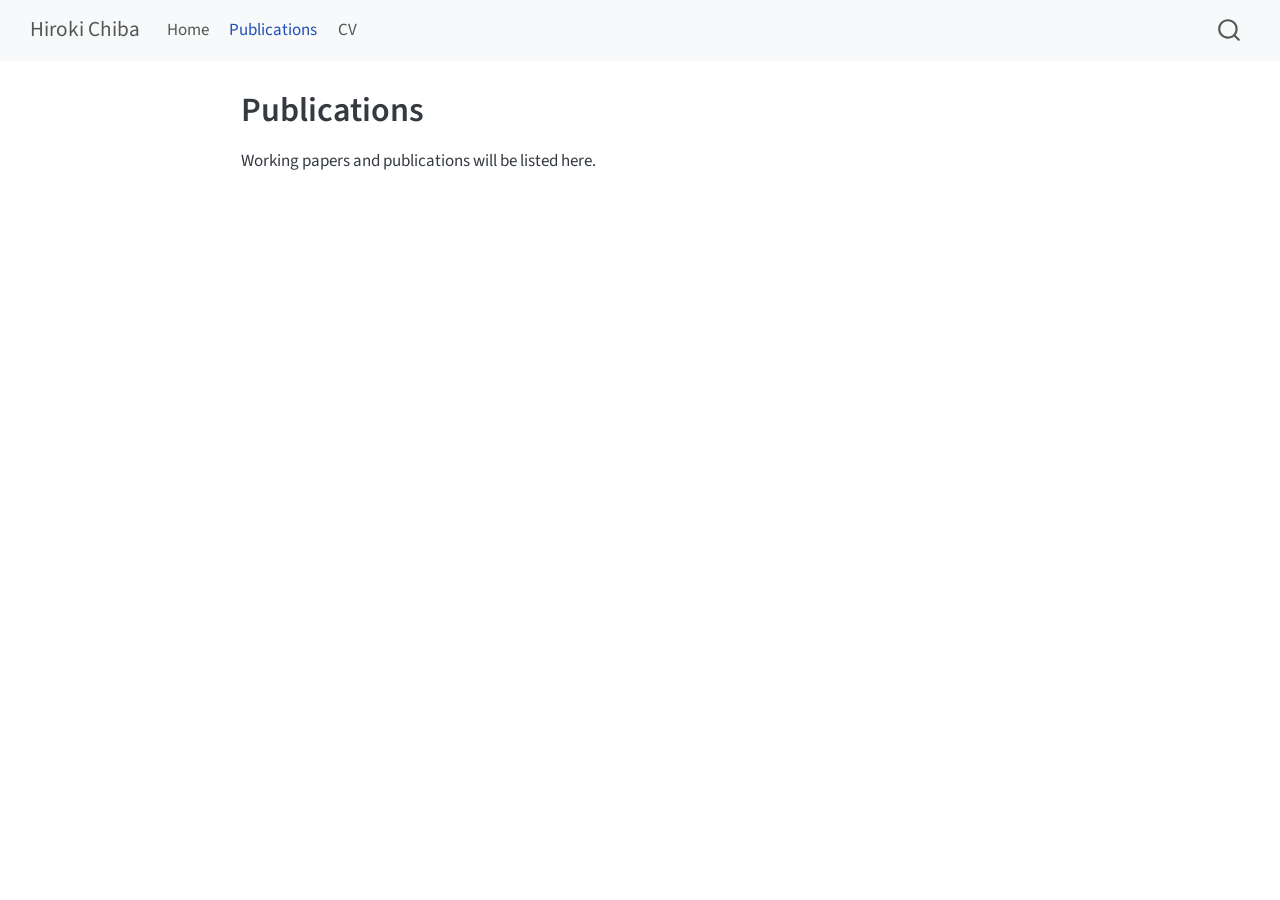
<file: docs/publications.html>
<!DOCTYPE html>
<html xmlns="http://www.w3.org/1999/xhtml" lang="en" xml:lang="en"><head>

<meta charset="utf-8">
<meta name="generator" content="quarto-1.9.38">

<meta name="viewport" content="width=device-width, initial-scale=1.0, user-scalable=yes">


<title>Publications – Hiroki Chiba</title>
<style>
/* Default styles provided by pandoc.
** See https://pandoc.org/MANUAL.html#variables-for-html for config info.
*/
code{white-space: pre-wrap;}
span.smallcaps{font-variant: small-caps;}
div.columns{display: flex; gap: min(4vw, 1.5em);}
div.column{flex: auto; overflow-x: auto;}
div.hanging-indent{margin-left: 1.5em; text-indent: -1.5em;}
ul.task-list{list-style: none;}
ul.task-list li input[type="checkbox"] {
  width: 0.8em;
  margin: 0 0.8em 0.2em -1em; /* quarto-specific, see https://github.com/quarto-dev/quarto-cli/issues/4556 */ 
  vertical-align: middle;
}
</style>


<script src="site_libs/quarto-nav/quarto-nav.js"></script>
<script src="site_libs/quarto-nav/headroom.min.js"></script>
<script src="site_libs/clipboard/clipboard.min.js"></script>
<script src="site_libs/quarto-search/autocomplete.umd.js"></script>
<script src="site_libs/quarto-search/fuse.min.js"></script>
<script src="site_libs/quarto-search/quarto-search.js"></script>
<meta name="quarto:offset" content="./">
<script src="site_libs/quarto-html/quarto.js" type="module"></script>
<script src="site_libs/quarto-html/tabsets/tabsets.js" type="module"></script>
<script src="site_libs/quarto-html/popper.min.js"></script>
<script src="site_libs/quarto-html/tippy.umd.min.js"></script>
<script src="site_libs/quarto-html/anchor.min.js"></script>
<link href="site_libs/quarto-html/tippy.css" rel="stylesheet">
<link href="site_libs/quarto-html/quarto-syntax-highlighting-15634bcf2e68342d4ad2dfa704d543f6.css" rel="stylesheet" id="quarto-text-highlighting-styles">
<script src="site_libs/bootstrap/bootstrap.min.js"></script>
<link href="site_libs/bootstrap/bootstrap-icons.css" rel="stylesheet">
<link href="site_libs/bootstrap/bootstrap-a0f9fd0d421825b736dc1bbcbcba2219.min.css" rel="stylesheet" append-hash="true" id="quarto-bootstrap" data-mode="light">
<script id="quarto-search-options" type="application/json">{
  "location": "navbar",
  "copy-button": false,
  "collapse-after": 3,
  "panel-placement": "end",
  "type": "overlay",
  "limit": 50,
  "keyboard-shortcut": [
    "f",
    "/",
    "s"
  ],
  "show-item-context": false,
  "language": {
    "search-no-results-text": "No results",
    "search-matching-documents-text": "matching documents",
    "search-copy-link-title": "Copy link to search",
    "search-hide-matches-text": "Hide additional matches",
    "search-more-match-text": "more match in this document",
    "search-more-matches-text": "more matches in this document",
    "search-clear-button-title": "Clear",
    "search-text-placeholder": "",
    "search-detached-cancel-button-title": "Cancel",
    "search-submit-button-title": "Submit",
    "search-label": "Search"
  }
}</script>


</head>

<body class="nav-fixed fullcontent quarto-light">

<div id="quarto-search-results"></div>
  <header id="quarto-header" class="headroom fixed-top">
    <nav class="navbar navbar-expand-lg " data-bs-theme="dark">
      <div class="navbar-container container-fluid">
      <div class="navbar-brand-container mx-auto">
    <a class="navbar-brand" href="./index.html">
    <span class="navbar-title">Hiroki Chiba</span>
    </a>
  </div>
            <div id="quarto-search" class="" title="Search"></div>
          <button class="navbar-toggler" type="button" data-bs-toggle="collapse" data-bs-target="#navbarCollapse" aria-controls="navbarCollapse" role="menu" aria-expanded="false" aria-label="Toggle navigation" onclick="if (window.quartoToggleHeadroom) { window.quartoToggleHeadroom(); }">
  <span class="navbar-toggler-icon"></span>
</button>
          <div class="collapse navbar-collapse" id="navbarCollapse">
            <ul class="navbar-nav navbar-nav-scroll me-auto">
  <li class="nav-item">
    <a class="nav-link" href="./index.html"> 
<span class="menu-text">Home</span></a>
  </li>  
  <li class="nav-item">
    <a class="nav-link active" href="./publications.html" aria-current="page"> 
<span class="menu-text">Publications</span></a>
  </li>  
  <li class="nav-item">
    <a class="nav-link" href="./cv.html"> 
<span class="menu-text">CV</span></a>
  </li>  
</ul>
          </div> <!-- /navcollapse -->
            <div class="quarto-navbar-tools">
</div>
      </div> <!-- /container-fluid -->
    </nav>
</header>
<!-- content -->
<div id="quarto-content" class="quarto-container page-columns page-rows-contents page-layout-article page-navbar">
<!-- sidebar -->
<!-- margin-sidebar -->
    
<!-- main -->
<main class="content" id="quarto-document-content">

<header id="title-block-header" class="quarto-title-block default">
<div class="quarto-title">
<h1 class="title">Publications</h1>
</div>



<div class="quarto-title-meta">

    
  
    
  </div>
  


</header>


<p>Working papers and publications will be listed here.</p>



</main> <!-- /main -->
<script id="quarto-html-after-body" type="application/javascript">
  window.document.addEventListener("DOMContentLoaded", function (event) {
    const icon = "";
    const anchorJS = new window.AnchorJS();
    anchorJS.options = {
      placement: 'right',
      icon: icon
    };
    anchorJS.add('.anchored');
    const isCodeAnnotation = (el) => {
      for (const clz of el.classList) {
        if (clz.startsWith('code-annotation-')) {                     
          return true;
        }
      }
      return false;
    }
    const onCopySuccess = function(e) {
      // button target
      const button = e.trigger;
      // don't keep focus
      button.blur();
      // flash "checked"
      button.classList.add('code-copy-button-checked');
      var currentTitle = button.getAttribute("title");
      button.setAttribute("title", "Copied!");
      let tooltip;
      if (window.bootstrap) {
        button.setAttribute("data-bs-toggle", "tooltip");
        button.setAttribute("data-bs-placement", "left");
        button.setAttribute("data-bs-title", "Copied!");
        tooltip = new bootstrap.Tooltip(button, 
          { trigger: "manual", 
            customClass: "code-copy-button-tooltip",
            offset: [0, -8]});
        tooltip.show();    
      }
      setTimeout(function() {
        if (tooltip) {
          tooltip.hide();
          button.removeAttribute("data-bs-title");
          button.removeAttribute("data-bs-toggle");
          button.removeAttribute("data-bs-placement");
        }
        button.setAttribute("title", currentTitle);
        button.classList.remove('code-copy-button-checked');
      }, 1000);
      // clear code selection
      e.clearSelection();
    }
    const getTextToCopy = function(trigger) {
      const outerScaffold = trigger.parentElement.cloneNode(true);
      const codeEl = outerScaffold.querySelector('code');
      for (const childEl of codeEl.children) {
        if (isCodeAnnotation(childEl)) {
          childEl.remove();
        }
      }
      return codeEl.innerText;
    }
    const clipboard = new window.ClipboardJS('.code-copy-button:not([data-in-quarto-modal])', {
      text: getTextToCopy
    });
    clipboard.on('success', onCopySuccess);
    if (window.document.getElementById('quarto-embedded-source-code-modal')) {
      const clipboardModal = new window.ClipboardJS('.code-copy-button[data-in-quarto-modal]', {
        text: getTextToCopy,
        container: window.document.getElementById('quarto-embedded-source-code-modal')
      });
      clipboardModal.on('success', onCopySuccess);
    }
      var localhostRegex = new RegExp(/^(?:http|https):\/\/localhost\:?[0-9]*\//);
      var mailtoRegex = new RegExp(/^mailto:/);
        var filterRegex = new RegExp('/' + window.location.host + '/');
      var isInternal = (href) => {
          return filterRegex.test(href) || localhostRegex.test(href) || mailtoRegex.test(href);
      }
      // Inspect non-navigation links and adorn them if external
     var links = window.document.querySelectorAll('a[href]:not(.nav-link):not(.navbar-brand):not(.toc-action):not(.sidebar-link):not(.sidebar-item-toggle):not(.pagination-link):not(.no-external):not([aria-hidden]):not(.dropdown-item):not(.quarto-navigation-tool):not(.about-link)');
      for (var i=0; i<links.length; i++) {
        const link = links[i];
        if (!isInternal(link.href)) {
          // undo the damage that might have been done by quarto-nav.js in the case of
          // links that we want to consider external
          if (link.dataset.originalHref !== undefined) {
            link.href = link.dataset.originalHref;
          }
        }
      }
    function tippyHover(el, contentFn, onTriggerFn, onUntriggerFn) {
      const config = {
        allowHTML: true,
        maxWidth: 500,
        delay: 100,
        arrow: false,
        appendTo: function(el) {
            return el.parentElement;
        },
        interactive: true,
        interactiveBorder: 10,
        theme: 'quarto',
        placement: 'bottom-start',
      };
      if (contentFn) {
        config.content = contentFn;
      }
      if (onTriggerFn) {
        config.onTrigger = onTriggerFn;
      }
      if (onUntriggerFn) {
        config.onUntrigger = onUntriggerFn;
      }
      window.tippy(el, config); 
    }
    const noterefs = window.document.querySelectorAll('a[role="doc-noteref"]');
    for (var i=0; i<noterefs.length; i++) {
      const ref = noterefs[i];
      tippyHover(ref, function() {
        // use id or data attribute instead here
        let href = ref.getAttribute('data-footnote-href') || ref.getAttribute('href');
        try { href = new URL(href).hash; } catch {}
        const id = href.replace(/^#\/?/, "");
        const note = window.document.getElementById(id);
        if (note) {
          return note.innerHTML;
        } else {
          return "";
        }
      });
    }
    const xrefs = window.document.querySelectorAll('a.quarto-xref');
    const processXRef = (id, note) => {
      // Strip column container classes
      const stripColumnClz = (el) => {
        el.classList.remove("page-full", "page-columns");
        if (el.children) {
          for (const child of el.children) {
            stripColumnClz(child);
          }
        }
      }
      stripColumnClz(note)
      if (id === null || id.startsWith('sec-')) {
        // Special case sections, only their first couple elements
        const container = document.createElement("div");
        if (note.children && note.children.length > 2) {
          container.appendChild(note.children[0].cloneNode(true));
          for (let i = 1; i < note.children.length; i++) {
            const child = note.children[i];
            if (child.tagName === "P" && child.innerText === "") {
              continue;
            } else {
              container.appendChild(child.cloneNode(true));
              break;
            }
          }
          if (window.Quarto?.typesetMath) {
            window.Quarto.typesetMath(container);
          }
          return container.innerHTML
        } else {
          if (window.Quarto?.typesetMath) {
            window.Quarto.typesetMath(note);
          }
          return note.innerHTML;
        }
      } else {
        // Remove any anchor links if they are present
        const anchorLink = note.querySelector('a.anchorjs-link');
        if (anchorLink) {
          anchorLink.remove();
        }
        if (window.Quarto?.typesetMath) {
          window.Quarto.typesetMath(note);
        }
        if (note.classList.contains("callout")) {
          return note.outerHTML;
        } else {
          return note.innerHTML;
        }
      }
    }
    for (var i=0; i<xrefs.length; i++) {
      const xref = xrefs[i];
      tippyHover(xref, undefined, function(instance) {
        instance.disable();
        let url = xref.getAttribute('href');
        let hash = undefined; 
        if (url.startsWith('#')) {
          hash = url;
        } else {
          try { hash = new URL(url).hash; } catch {}
        }
        if (hash) {
          const id = hash.replace(/^#\/?/, "");
          const note = window.document.getElementById(id);
          if (note !== null) {
            try {
              const html = processXRef(id, note.cloneNode(true));
              instance.setContent(html);
            } finally {
              instance.enable();
              instance.show();
            }
          } else {
            // See if we can fetch this
            fetch(url.split('#')[0])
            .then(res => res.text())
            .then(html => {
              const parser = new DOMParser();
              const htmlDoc = parser.parseFromString(html, "text/html");
              const note = htmlDoc.getElementById(id);
              if (note !== null) {
                const html = processXRef(id, note);
                instance.setContent(html);
              } 
            }).finally(() => {
              instance.enable();
              instance.show();
            });
          }
        } else {
          // See if we can fetch a full url (with no hash to target)
          // This is a special case and we should probably do some content thinning / targeting
          fetch(url)
          .then(res => res.text())
          .then(html => {
            const parser = new DOMParser();
            const htmlDoc = parser.parseFromString(html, "text/html");
            const note = htmlDoc.querySelector('main.content');
            if (note !== null) {
              // This should only happen for chapter cross references
              // (since there is no id in the URL)
              // remove the first header
              if (note.children.length > 0 && note.children[0].tagName === "HEADER") {
                note.children[0].remove();
              }
              const html = processXRef(null, note);
              instance.setContent(html);
            } 
          }).finally(() => {
            instance.enable();
            instance.show();
          });
        }
      }, function(instance) {
      });
    }
        let selectedAnnoteEl;
        const selectorForAnnotation = ( cell, annotation) => {
          let cellAttr = 'data-code-cell="' + cell + '"';
          let lineAttr = 'data-code-annotation="' +  annotation + '"';
          const selector = 'span[' + cellAttr + '][' + lineAttr + ']';
          return selector;
        }
        const selectCodeLines = (annoteEl) => {
          const doc = window.document;
          const targetCell = annoteEl.getAttribute("data-target-cell");
          const targetAnnotation = annoteEl.getAttribute("data-target-annotation");
          const annoteSpan = window.document.querySelector(selectorForAnnotation(targetCell, targetAnnotation));
          const lines = annoteSpan.getAttribute("data-code-lines").split(",");
          const lineIds = lines.map((line) => {
            return targetCell + "-" + line;
          })
          let top = null;
          let height = null;
          let parent = null;
          if (lineIds.length > 0) {
              //compute the position of the single el (top and bottom and make a div)
              const el = window.document.getElementById(lineIds[0]);
              top = el.offsetTop;
              height = el.offsetHeight;
              parent = el.parentElement.parentElement;
            if (lineIds.length > 1) {
              const lastEl = window.document.getElementById(lineIds[lineIds.length - 1]);
              const bottom = lastEl.offsetTop + lastEl.offsetHeight;
              height = bottom - top;
            }
            if (top !== null && height !== null && parent !== null) {
              // cook up a div (if necessary) and position it 
              let div = window.document.getElementById("code-annotation-line-highlight");
              if (div === null) {
                div = window.document.createElement("div");
                div.setAttribute("id", "code-annotation-line-highlight");
                div.style.position = 'absolute';
                parent.appendChild(div);
              }
              div.style.top = top - 2 + "px";
              div.style.height = height + 4 + "px";
              div.style.left = 0;
              let gutterDiv = window.document.getElementById("code-annotation-line-highlight-gutter");
              if (gutterDiv === null) {
                gutterDiv = window.document.createElement("div");
                gutterDiv.setAttribute("id", "code-annotation-line-highlight-gutter");
                gutterDiv.style.position = 'absolute';
                const codeCell = window.document.getElementById(targetCell);
                const gutter = codeCell.querySelector('.code-annotation-gutter');
                gutter.appendChild(gutterDiv);
              }
              gutterDiv.style.top = top - 2 + "px";
              gutterDiv.style.height = height + 4 + "px";
            }
            selectedAnnoteEl = annoteEl;
          }
        };
        const unselectCodeLines = () => {
          const elementsIds = ["code-annotation-line-highlight", "code-annotation-line-highlight-gutter"];
          elementsIds.forEach((elId) => {
            const div = window.document.getElementById(elId);
            if (div) {
              div.remove();
            }
          });
          selectedAnnoteEl = undefined;
        };
          // Handle positioning of the toggle
      window.addEventListener(
        "resize",
        throttle(() => {
          elRect = undefined;
          if (selectedAnnoteEl) {
            selectCodeLines(selectedAnnoteEl);
          }
        }, 10)
      );
      function throttle(fn, ms) {
      let throttle = false;
      let timer;
        return (...args) => {
          if(!throttle) { // first call gets through
              fn.apply(this, args);
              throttle = true;
          } else { // all the others get throttled
              if(timer) clearTimeout(timer); // cancel #2
              timer = setTimeout(() => {
                fn.apply(this, args);
                timer = throttle = false;
              }, ms);
          }
        };
      }
        // Attach click handler to the DT
        const annoteDls = window.document.querySelectorAll('dt[data-target-cell]');
        for (const annoteDlNode of annoteDls) {
          annoteDlNode.addEventListener('click', (event) => {
            const clickedEl = event.target;
            if (clickedEl !== selectedAnnoteEl) {
              unselectCodeLines();
              const activeEl = window.document.querySelector('dt[data-target-cell].code-annotation-active');
              if (activeEl) {
                activeEl.classList.remove('code-annotation-active');
              }
              selectCodeLines(clickedEl);
              clickedEl.classList.add('code-annotation-active');
            } else {
              // Unselect the line
              unselectCodeLines();
              clickedEl.classList.remove('code-annotation-active');
            }
          });
        }
    const findCites = (el) => {
      const parentEl = el.parentElement;
      if (parentEl) {
        const cites = parentEl.dataset.cites;
        if (cites) {
          return {
            el,
            cites: cites.split(' ')
          };
        } else {
          return findCites(el.parentElement)
        }
      } else {
        return undefined;
      }
    };
    var bibliorefs = window.document.querySelectorAll('a[role="doc-biblioref"]');
    for (var i=0; i<bibliorefs.length; i++) {
      const ref = bibliorefs[i];
      const citeInfo = findCites(ref);
      if (citeInfo) {
        tippyHover(citeInfo.el, function() {
          var popup = window.document.createElement('div');
          citeInfo.cites.forEach(function(cite) {
            var citeDiv = window.document.createElement('div');
            citeDiv.classList.add('hanging-indent');
            citeDiv.classList.add('csl-entry');
            var biblioDiv = window.document.getElementById('ref-' + cite);
            if (biblioDiv) {
              citeDiv.innerHTML = biblioDiv.innerHTML;
            }
            popup.appendChild(citeDiv);
          });
          return popup.innerHTML;
        });
      }
    }
  });
  </script>
</div> <!-- /content -->




</body></html>
</file>
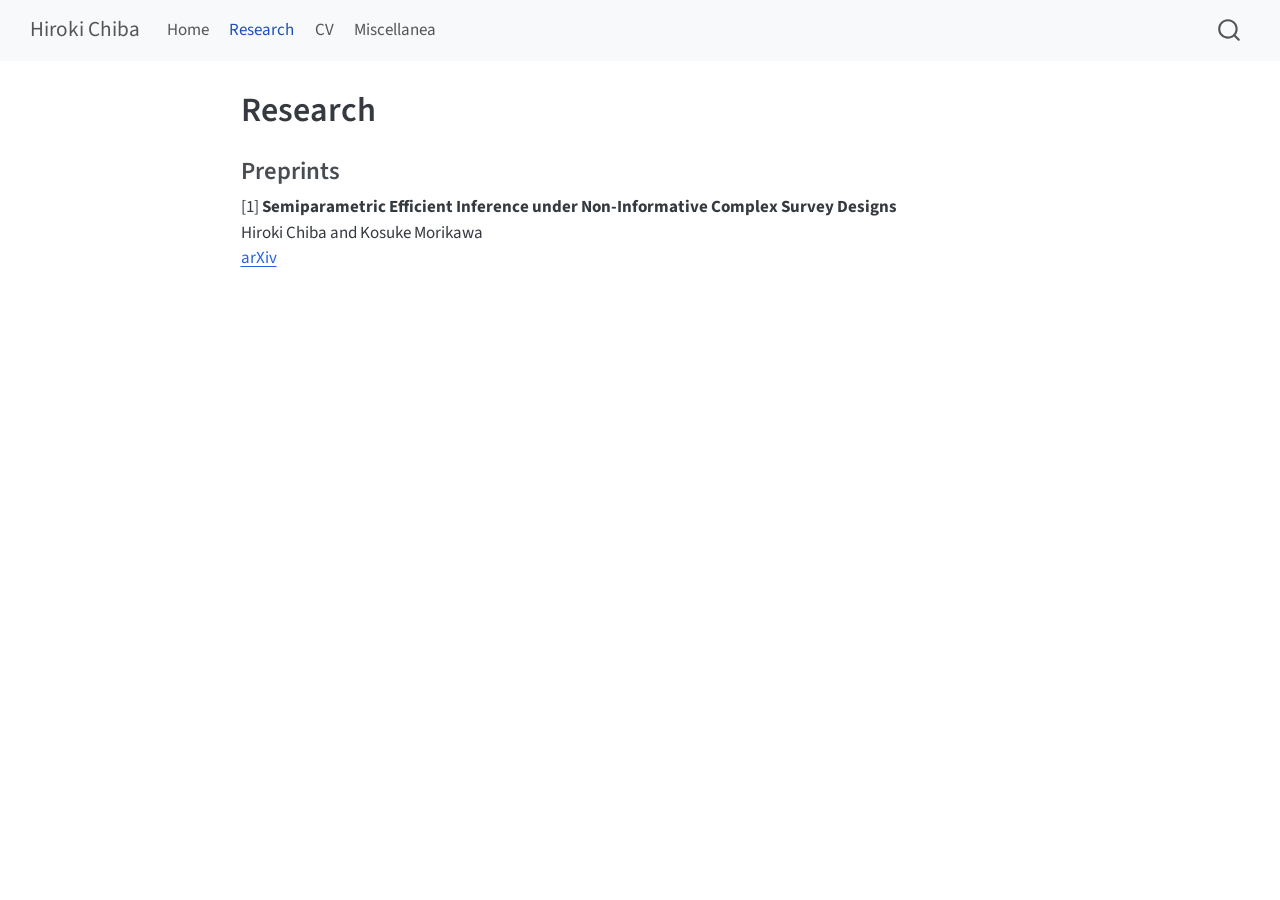
<file: docs/research.html>
<!DOCTYPE html>
<html xmlns="http://www.w3.org/1999/xhtml" lang="en" xml:lang="en"><head>

<meta charset="utf-8">
<meta name="generator" content="quarto-1.9.38">

<meta name="viewport" content="width=device-width, initial-scale=1.0, user-scalable=yes">


<title>Research – Hiroki Chiba</title>
<style>
/* Default styles provided by pandoc.
** See https://pandoc.org/MANUAL.html#variables-for-html for config info.
*/
code{white-space: pre-wrap;}
span.smallcaps{font-variant: small-caps;}
div.columns{display: flex; gap: min(4vw, 1.5em);}
div.column{flex: auto; overflow-x: auto;}
div.hanging-indent{margin-left: 1.5em; text-indent: -1.5em;}
ul.task-list{list-style: none;}
ul.task-list li input[type="checkbox"] {
  width: 0.8em;
  margin: 0 0.8em 0.2em -1em; /* quarto-specific, see https://github.com/quarto-dev/quarto-cli/issues/4556 */ 
  vertical-align: middle;
}
</style>


<script src="site_libs/quarto-nav/quarto-nav.js"></script>
<script src="site_libs/quarto-nav/headroom.min.js"></script>
<script src="site_libs/clipboard/clipboard.min.js"></script>
<script src="site_libs/quarto-search/autocomplete.umd.js"></script>
<script src="site_libs/quarto-search/fuse.min.js"></script>
<script src="site_libs/quarto-search/quarto-search.js"></script>
<meta name="quarto:offset" content="./">
<script src="site_libs/quarto-html/quarto.js" type="module"></script>
<script src="site_libs/quarto-html/tabsets/tabsets.js" type="module"></script>
<script src="site_libs/quarto-html/popper.min.js"></script>
<script src="site_libs/quarto-html/tippy.umd.min.js"></script>
<script src="site_libs/quarto-html/anchor.min.js"></script>
<link href="site_libs/quarto-html/tippy.css" rel="stylesheet">
<link href="site_libs/quarto-html/quarto-syntax-highlighting-15634bcf2e68342d4ad2dfa704d543f6.css" rel="stylesheet" id="quarto-text-highlighting-styles">
<script src="site_libs/bootstrap/bootstrap.min.js"></script>
<link href="site_libs/bootstrap/bootstrap-icons.css" rel="stylesheet">
<link href="site_libs/bootstrap/bootstrap-a0f9fd0d421825b736dc1bbcbcba2219.min.css" rel="stylesheet" append-hash="true" id="quarto-bootstrap" data-mode="light">
<script id="quarto-search-options" type="application/json">{
  "location": "navbar",
  "copy-button": false,
  "collapse-after": 3,
  "panel-placement": "end",
  "type": "overlay",
  "limit": 50,
  "keyboard-shortcut": [
    "f",
    "/",
    "s"
  ],
  "show-item-context": false,
  "language": {
    "search-no-results-text": "No results",
    "search-matching-documents-text": "matching documents",
    "search-copy-link-title": "Copy link to search",
    "search-hide-matches-text": "Hide additional matches",
    "search-more-match-text": "more match in this document",
    "search-more-matches-text": "more matches in this document",
    "search-clear-button-title": "Clear",
    "search-text-placeholder": "",
    "search-detached-cancel-button-title": "Cancel",
    "search-submit-button-title": "Submit",
    "search-label": "Search"
  }
}</script>
<script async="" src="https://www.googletagmanager.com/gtag/js?id=G-82H90GCWX5"></script>

<script type="text/javascript">

window.dataLayer = window.dataLayer || [];
function gtag(){dataLayer.push(arguments);}
gtag('js', new Date());
gtag('config', 'G-82H90GCWX5', { 'anonymize_ip': true});
</script>


<link rel="stylesheet" href="styles.css">
</head>

<body class="nav-fixed fullcontent quarto-light">

<div id="quarto-search-results"></div>
  <header id="quarto-header" class="headroom fixed-top">
    <nav class="navbar navbar-expand-lg " data-bs-theme="dark">
      <div class="navbar-container container-fluid">
      <div class="navbar-brand-container mx-auto">
    <a class="navbar-brand" href="./index.html">
    <span class="navbar-title">Hiroki Chiba</span>
    </a>
  </div>
            <div id="quarto-search" class="" title="Search"></div>
          <button class="navbar-toggler" type="button" data-bs-toggle="collapse" data-bs-target="#navbarCollapse" aria-controls="navbarCollapse" role="menu" aria-expanded="false" aria-label="Toggle navigation" onclick="if (window.quartoToggleHeadroom) { window.quartoToggleHeadroom(); }">
  <span class="navbar-toggler-icon"></span>
</button>
          <div class="collapse navbar-collapse" id="navbarCollapse">
            <ul class="navbar-nav navbar-nav-scroll me-auto">
  <li class="nav-item">
    <a class="nav-link" href="./index.html"> 
<span class="menu-text">Home</span></a>
  </li>  
  <li class="nav-item">
    <a class="nav-link active" href="./research.html" aria-current="page"> 
<span class="menu-text">Research</span></a>
  </li>  
  <li class="nav-item">
    <a class="nav-link" href="./cv.html"> 
<span class="menu-text">CV</span></a>
  </li>  
  <li class="nav-item">
    <a class="nav-link" href="./miscellanea.html"> 
<span class="menu-text">Miscellanea</span></a>
  </li>  
</ul>
          </div> <!-- /navcollapse -->
            <div class="quarto-navbar-tools">
</div>
      </div> <!-- /container-fluid -->
    </nav>
</header>
<!-- content -->
<div id="quarto-content" class="quarto-container page-columns page-rows-contents page-layout-article page-navbar">
<!-- sidebar -->
<!-- margin-sidebar -->
    
<!-- main -->
<main class="content" id="quarto-document-content">

<header id="title-block-header" class="quarto-title-block default">
<div class="quarto-title">
<h1 class="title">Research</h1>
</div>



<div class="quarto-title-meta">

    
  
    
  </div>
  


</header>


<section id="preprints" class="level3">
<h3 class="anchored" data-anchor-id="preprints">Preprints</h3>
<p>[1] <strong>Semiparametric Efficient Inference under Non-Informative Complex Survey Designs</strong><br>
Hiroki Chiba and Kosuke Morikawa<br>
<a href="https://arxiv.org/abs/2609.17288">arXiv</a></p>


</section>

</main> <!-- /main -->
<script id="quarto-html-after-body" type="application/javascript">
  window.document.addEventListener("DOMContentLoaded", function (event) {
    const icon = "";
    const anchorJS = new window.AnchorJS();
    anchorJS.options = {
      placement: 'right',
      icon: icon
    };
    anchorJS.add('.anchored');
    const isCodeAnnotation = (el) => {
      for (const clz of el.classList) {
        if (clz.startsWith('code-annotation-')) {                     
          return true;
        }
      }
      return false;
    }
    const onCopySuccess = function(e) {
      // button target
      const button = e.trigger;
      // don't keep focus
      button.blur();
      // flash "checked"
      button.classList.add('code-copy-button-checked');
      var currentTitle = button.getAttribute("title");
      button.setAttribute("title", "Copied!");
      let tooltip;
      if (window.bootstrap) {
        button.setAttribute("data-bs-toggle", "tooltip");
        button.setAttribute("data-bs-placement", "left");
        button.setAttribute("data-bs-title", "Copied!");
        tooltip = new bootstrap.Tooltip(button, 
          { trigger: "manual", 
            customClass: "code-copy-button-tooltip",
            offset: [0, -8]});
        tooltip.show();    
      }
      setTimeout(function() {
        if (tooltip) {
          tooltip.hide();
          button.removeAttribute("data-bs-title");
          button.removeAttribute("data-bs-toggle");
          button.removeAttribute("data-bs-placement");
        }
        button.setAttribute("title", currentTitle);
        button.classList.remove('code-copy-button-checked');
      }, 1000);
      // clear code selection
      e.clearSelection();
    }
    const getTextToCopy = function(trigger) {
      const outerScaffold = trigger.parentElement.cloneNode(true);
      const codeEl = outerScaffold.querySelector('code');
      for (const childEl of codeEl.children) {
        if (isCodeAnnotation(childEl)) {
          childEl.remove();
        }
      }
      return codeEl.innerText;
    }
    const clipboard = new window.ClipboardJS('.code-copy-button:not([data-in-quarto-modal])', {
      text: getTextToCopy
    });
    clipboard.on('success', onCopySuccess);
    if (window.document.getElementById('quarto-embedded-source-code-modal')) {
      const clipboardModal = new window.ClipboardJS('.code-copy-button[data-in-quarto-modal]', {
        text: getTextToCopy,
        container: window.document.getElementById('quarto-embedded-source-code-modal')
      });
      clipboardModal.on('success', onCopySuccess);
    }
      var localhostRegex = new RegExp(/^(?:http|https):\/\/localhost\:?[0-9]*\//);
      var mailtoRegex = new RegExp(/^mailto:/);
        var filterRegex = new RegExp('/' + window.location.host + '/');
      var isInternal = (href) => {
          return filterRegex.test(href) || localhostRegex.test(href) || mailtoRegex.test(href);
      }
      // Inspect non-navigation links and adorn them if external
     var links = window.document.querySelectorAll('a[href]:not(.nav-link):not(.navbar-brand):not(.toc-action):not(.sidebar-link):not(.sidebar-item-toggle):not(.pagination-link):not(.no-external):not([aria-hidden]):not(.dropdown-item):not(.quarto-navigation-tool):not(.about-link)');
      for (var i=0; i<links.length; i++) {
        const link = links[i];
        if (!isInternal(link.href)) {
          // undo the damage that might have been done by quarto-nav.js in the case of
          // links that we want to consider external
          if (link.dataset.originalHref !== undefined) {
            link.href = link.dataset.originalHref;
          }
        }
      }
    function tippyHover(el, contentFn, onTriggerFn, onUntriggerFn) {
      const config = {
        allowHTML: true,
        maxWidth: 500,
        delay: 100,
        arrow: false,
        appendTo: function(el) {
            return el.parentElement;
        },
        interactive: true,
        interactiveBorder: 10,
        theme: 'quarto',
        placement: 'bottom-start',
      };
      if (contentFn) {
        config.content = contentFn;
      }
      if (onTriggerFn) {
        config.onTrigger = onTriggerFn;
      }
      if (onUntriggerFn) {
        config.onUntrigger = onUntriggerFn;
      }
      window.tippy(el, config); 
    }
    const noterefs = window.document.querySelectorAll('a[role="doc-noteref"]');
    for (var i=0; i<noterefs.length; i++) {
      const ref = noterefs[i];
      tippyHover(ref, function() {
        // use id or data attribute instead here
        let href = ref.getAttribute('data-footnote-href') || ref.getAttribute('href');
        try { href = new URL(href).hash; } catch {}
        const id = href.replace(/^#\/?/, "");
        const note = window.document.getElementById(id);
        if (note) {
          return note.innerHTML;
        } else {
          return "";
        }
      });
    }
    const xrefs = window.document.querySelectorAll('a.quarto-xref');
    const processXRef = (id, note) => {
      // Strip column container classes
      const stripColumnClz = (el) => {
        el.classList.remove("page-full", "page-columns");
        if (el.children) {
          for (const child of el.children) {
            stripColumnClz(child);
          }
        }
      }
      stripColumnClz(note)
      if (id === null || id.startsWith('sec-')) {
        // Special case sections, only their first couple elements
        const container = document.createElement("div");
        if (note.children && note.children.length > 2) {
          container.appendChild(note.children[0].cloneNode(true));
          for (let i = 1; i < note.children.length; i++) {
            const child = note.children[i];
            if (child.tagName === "P" && child.innerText === "") {
              continue;
            } else {
              container.appendChild(child.cloneNode(true));
              break;
            }
          }
          if (window.Quarto?.typesetMath) {
            window.Quarto.typesetMath(container);
          }
          return container.innerHTML
        } else {
          if (window.Quarto?.typesetMath) {
            window.Quarto.typesetMath(note);
          }
          return note.innerHTML;
        }
      } else {
        // Remove any anchor links if they are present
        const anchorLink = note.querySelector('a.anchorjs-link');
        if (anchorLink) {
          anchorLink.remove();
        }
        if (window.Quarto?.typesetMath) {
          window.Quarto.typesetMath(note);
        }
        if (note.classList.contains("callout")) {
          return note.outerHTML;
        } else {
          return note.innerHTML;
        }
      }
    }
    for (var i=0; i<xrefs.length; i++) {
      const xref = xrefs[i];
      tippyHover(xref, undefined, function(instance) {
        instance.disable();
        let url = xref.getAttribute('href');
        let hash = undefined; 
        if (url.startsWith('#')) {
          hash = url;
        } else {
          try { hash = new URL(url).hash; } catch {}
        }
        if (hash) {
          const id = hash.replace(/^#\/?/, "");
          const note = window.document.getElementById(id);
          if (note !== null) {
            try {
              const html = processXRef(id, note.cloneNode(true));
              instance.setContent(html);
            } finally {
              instance.enable();
              instance.show();
            }
          } else {
            // See if we can fetch this
            fetch(url.split('#')[0])
            .then(res => res.text())
            .then(html => {
              const parser = new DOMParser();
              const htmlDoc = parser.parseFromString(html, "text/html");
              const note = htmlDoc.getElementById(id);
              if (note !== null) {
                const html = processXRef(id, note);
                instance.setContent(html);
              } 
            }).finally(() => {
              instance.enable();
              instance.show();
            });
          }
        } else {
          // See if we can fetch a full url (with no hash to target)
          // This is a special case and we should probably do some content thinning / targeting
          fetch(url)
          .then(res => res.text())
          .then(html => {
            const parser = new DOMParser();
            const htmlDoc = parser.parseFromString(html, "text/html");
            const note = htmlDoc.querySelector('main.content');
            if (note !== null) {
              // This should only happen for chapter cross references
              // (since there is no id in the URL)
              // remove the first header
              if (note.children.length > 0 && note.children[0].tagName === "HEADER") {
                note.children[0].remove();
              }
              const html = processXRef(null, note);
              instance.setContent(html);
            } 
          }).finally(() => {
            instance.enable();
            instance.show();
          });
        }
      }, function(instance) {
      });
    }
        let selectedAnnoteEl;
        const selectorForAnnotation = ( cell, annotation) => {
          let cellAttr = 'data-code-cell="' + cell + '"';
          let lineAttr = 'data-code-annotation="' +  annotation + '"';
          const selector = 'span[' + cellAttr + '][' + lineAttr + ']';
          return selector;
        }
        const selectCodeLines = (annoteEl) => {
          const doc = window.document;
          const targetCell = annoteEl.getAttribute("data-target-cell");
          const targetAnnotation = annoteEl.getAttribute("data-target-annotation");
          const annoteSpan = window.document.querySelector(selectorForAnnotation(targetCell, targetAnnotation));
          const lines = annoteSpan.getAttribute("data-code-lines").split(",");
          const lineIds = lines.map((line) => {
            return targetCell + "-" + line;
          })
          let top = null;
          let height = null;
          let parent = null;
          if (lineIds.length > 0) {
              //compute the position of the single el (top and bottom and make a div)
              const el = window.document.getElementById(lineIds[0]);
              top = el.offsetTop;
              height = el.offsetHeight;
              parent = el.parentElement.parentElement;
            if (lineIds.length > 1) {
              const lastEl = window.document.getElementById(lineIds[lineIds.length - 1]);
              const bottom = lastEl.offsetTop + lastEl.offsetHeight;
              height = bottom - top;
            }
            if (top !== null && height !== null && parent !== null) {
              // cook up a div (if necessary) and position it 
              let div = window.document.getElementById("code-annotation-line-highlight");
              if (div === null) {
                div = window.document.createElement("div");
                div.setAttribute("id", "code-annotation-line-highlight");
                div.style.position = 'absolute';
                parent.appendChild(div);
              }
              div.style.top = top - 2 + "px";
              div.style.height = height + 4 + "px";
              div.style.left = 0;
              let gutterDiv = window.document.getElementById("code-annotation-line-highlight-gutter");
              if (gutterDiv === null) {
                gutterDiv = window.document.createElement("div");
                gutterDiv.setAttribute("id", "code-annotation-line-highlight-gutter");
                gutterDiv.style.position = 'absolute';
                const codeCell = window.document.getElementById(targetCell);
                const gutter = codeCell.querySelector('.code-annotation-gutter');
                gutter.appendChild(gutterDiv);
              }
              gutterDiv.style.top = top - 2 + "px";
              gutterDiv.style.height = height + 4 + "px";
            }
            selectedAnnoteEl = annoteEl;
          }
        };
        const unselectCodeLines = () => {
          const elementsIds = ["code-annotation-line-highlight", "code-annotation-line-highlight-gutter"];
          elementsIds.forEach((elId) => {
            const div = window.document.getElementById(elId);
            if (div) {
              div.remove();
            }
          });
          selectedAnnoteEl = undefined;
        };
          // Handle positioning of the toggle
      window.addEventListener(
        "resize",
        throttle(() => {
          elRect = undefined;
          if (selectedAnnoteEl) {
            selectCodeLines(selectedAnnoteEl);
          }
        }, 10)
      );
      function throttle(fn, ms) {
      let throttle = false;
      let timer;
        return (...args) => {
          if(!throttle) { // first call gets through
              fn.apply(this, args);
              throttle = true;
          } else { // all the others get throttled
              if(timer) clearTimeout(timer); // cancel #2
              timer = setTimeout(() => {
                fn.apply(this, args);
                timer = throttle = false;
              }, ms);
          }
        };
      }
        // Attach click handler to the DT
        const annoteDls = window.document.querySelectorAll('dt[data-target-cell]');
        for (const annoteDlNode of annoteDls) {
          annoteDlNode.addEventListener('click', (event) => {
            const clickedEl = event.target;
            if (clickedEl !== selectedAnnoteEl) {
              unselectCodeLines();
              const activeEl = window.document.querySelector('dt[data-target-cell].code-annotation-active');
              if (activeEl) {
                activeEl.classList.remove('code-annotation-active');
              }
              selectCodeLines(clickedEl);
              clickedEl.classList.add('code-annotation-active');
            } else {
              // Unselect the line
              unselectCodeLines();
              clickedEl.classList.remove('code-annotation-active');
            }
          });
        }
    const findCites = (el) => {
      const parentEl = el.parentElement;
      if (parentEl) {
        const cites = parentEl.dataset.cites;
        if (cites) {
          return {
            el,
            cites: cites.split(' ')
          };
        } else {
          return findCites(el.parentElement)
        }
      } else {
        return undefined;
      }
    };
    var bibliorefs = window.document.querySelectorAll('a[role="doc-biblioref"]');
    for (var i=0; i<bibliorefs.length; i++) {
      const ref = bibliorefs[i];
      const citeInfo = findCites(ref);
      if (citeInfo) {
        tippyHover(citeInfo.el, function() {
          var popup = window.document.createElement('div');
          citeInfo.cites.forEach(function(cite) {
            var citeDiv = window.document.createElement('div');
            citeDiv.classList.add('hanging-indent');
            citeDiv.classList.add('csl-entry');
            var biblioDiv = window.document.getElementById('ref-' + cite);
            if (biblioDiv) {
              citeDiv.innerHTML = biblioDiv.innerHTML;
            }
            popup.appendChild(citeDiv);
          });
          return popup.innerHTML;
        });
      }
    }
  });
  </script>
</div> <!-- /content -->




</body></html>
</file>
<file: docs/site_libs/quarto-html/tippy.css>
.tippy-box[data-animation=fade][data-state=hidden]{opacity:0}[data-tippy-root]{max-width:calc(100vw - 10px)}.tippy-box{position:relative;background-color:#333;color:#fff;border-radius:4px;font-size:14px;line-height:1.4;white-space:normal;outline:0;transition-property:transform,visibility,opacity}.tippy-box[data-placement^=top]>.tippy-arrow{bottom:0}.tippy-box[data-placement^=top]>.tippy-arrow:before{bottom:-7px;left:0;border-width:8px 8px 0;border-top-color:initial;transform-origin:center top}.tippy-box[data-placement^=bottom]>.tippy-arrow{top:0}.tippy-box[data-placement^=bottom]>.tippy-arrow:before{top:-7px;left:0;border-width:0 8px 8px;border-bottom-color:initial;transform-origin:center bottom}.tippy-box[data-placement^=left]>.tippy-arrow{right:0}.tippy-box[data-placement^=left]>.tippy-arrow:before{border-width:8px 0 8px 8px;border-left-color:initial;right:-7px;transform-origin:center left}.tippy-box[data-placement^=right]>.tippy-arrow{left:0}.tippy-box[data-placement^=right]>.tippy-arrow:before{left:-7px;border-width:8px 8px 8px 0;border-right-color:initial;transform-origin:center right}.tippy-box[data-inertia][data-state=visible]{transition-timing-function:cubic-bezier(.54,1.5,.38,1.11)}.tippy-arrow{width:16px;height:16px;color:#333}.tippy-arrow:before{content:"";position:absolute;border-color:transparent;border-style:solid}.tippy-content{position:relative;padding:5px 9px;z-index:1}
</file>
<file: docs/site_libs/quarto-html/quarto-syntax-highlighting-15634bcf2e68342d4ad2dfa704d543f6.css>
/* quarto syntax highlight colors */
:root {
  --quarto-hl-ot-color: #003B4F;
  --quarto-hl-at-color: #657422;
  --quarto-hl-ss-color: #20794D;
  --quarto-hl-an-color: #5E5E5E;
  --quarto-hl-fu-color: #4758AB;
  --quarto-hl-st-color: #20794D;
  --quarto-hl-cf-color: #003B4F;
  --quarto-hl-op-color: #5E5E5E;
  --quarto-hl-er-color: #AD0000;
  --quarto-hl-bn-color: #AD0000;
  --quarto-hl-al-color: #AD0000;
  --quarto-hl-va-color: #111111;
  --quarto-hl-bu-color: inherit;
  --quarto-hl-ex-color: inherit;
  --quarto-hl-pp-color: #AD0000;
  --quarto-hl-in-color: #5E5E5E;
  --quarto-hl-vs-color: #20794D;
  --quarto-hl-wa-color: #5E5E5E;
  --quarto-hl-do-color: #5E5E5E;
  --quarto-hl-im-color: #00769E;
  --quarto-hl-ch-color: #20794D;
  --quarto-hl-dt-color: #AD0000;
  --quarto-hl-fl-color: #AD0000;
  --quarto-hl-co-color: #5E5E5E;
  --quarto-hl-cv-color: #5E5E5E;
  --quarto-hl-cn-color: #8f5902;
  --quarto-hl-sc-color: #5E5E5E;
  --quarto-hl-dv-color: #AD0000;
  --quarto-hl-kw-color: #003B4F;
}

/* other quarto variables */
:root {
  --quarto-font-monospace: SFMono-Regular, Menlo, Monaco, Consolas, "Liberation Mono", "Courier New", monospace;
}

/* syntax highlight based on Pandoc's rules */
pre > code.sourceCode > span {
  color: #003B4F;
}

code.sourceCode > span {
  color: #003B4F;
}

div.sourceCode,
div.sourceCode pre.sourceCode {
  color: #003B4F;
}

/* Normal */
code span {
  color: #003B4F;
}

/* Alert */
code span.al {
  color: #AD0000;
  font-style: inherit;
}

/* Annotation */
code span.an {
  color: #5E5E5E;
  font-style: inherit;
}

/* Attribute */
code span.at {
  color: #657422;
  font-style: inherit;
}

/* BaseN */
code span.bn {
  color: #AD0000;
  font-style: inherit;
}

/* BuiltIn */
code span.bu {
  font-style: inherit;
}

/* ControlFlow */
code span.cf {
  color: #003B4F;
  font-weight: bold;
  font-style: inherit;
}

/* Char */
code span.ch {
  color: #20794D;
  font-style: inherit;
}

/* Constant */
code span.cn {
  color: #8f5902;
  font-style: inherit;
}

/* Comment */
code span.co {
  color: #5E5E5E;
  font-style: inherit;
}

/* CommentVar */
code span.cv {
  color: #5E5E5E;
  font-style: italic;
}

/* Documentation */
code span.do {
  color: #5E5E5E;
  font-style: italic;
}

/* DataType */
code span.dt {
  color: #AD0000;
  font-style: inherit;
}

/* DecVal */
code span.dv {
  color: #AD0000;
  font-style: inherit;
}

/* Error */
code span.er {
  color: #AD0000;
  font-style: inherit;
}

/* Extension */
code span.ex {
  font-style: inherit;
}

/* Float */
code span.fl {
  color: #AD0000;
  font-style: inherit;
}

/* Function */
code span.fu {
  color: #4758AB;
  font-style: inherit;
}

/* Import */
code span.im {
  color: #00769E;
  font-style: inherit;
}

/* Information */
code span.in {
  color: #5E5E5E;
  font-style: inherit;
}

/* Keyword */
code span.kw {
  color: #003B4F;
  font-weight: bold;
  font-style: inherit;
}

/* Operator */
code span.op {
  color: #5E5E5E;
  font-style: inherit;
}

/* Other */
code span.ot {
  color: #003B4F;
  font-style: inherit;
}

/* Preprocessor */
code span.pp {
  color: #AD0000;
  font-style: inherit;
}

/* SpecialChar */
code span.sc {
  color: #5E5E5E;
  font-style: inherit;
}

/* SpecialString */
code span.ss {
  color: #20794D;
  font-style: inherit;
}

/* String */
code span.st {
  color: #20794D;
  font-style: inherit;
}

/* Variable */
code span.va {
  color: #111111;
  font-style: inherit;
}

/* VerbatimString */
code span.vs {
  color: #20794D;
  font-style: inherit;
}

/* Warning */
code span.wa {
  color: #5E5E5E;
  font-style: italic;
}

.prevent-inlining {
  content: "</";
}

/*# sourceMappingURL=f23921c56f73e400b49028c9186a1aa0.css.map */
</file>
<file: docs/styles.css>
html {
  font-size: 17px;
}
</file>
